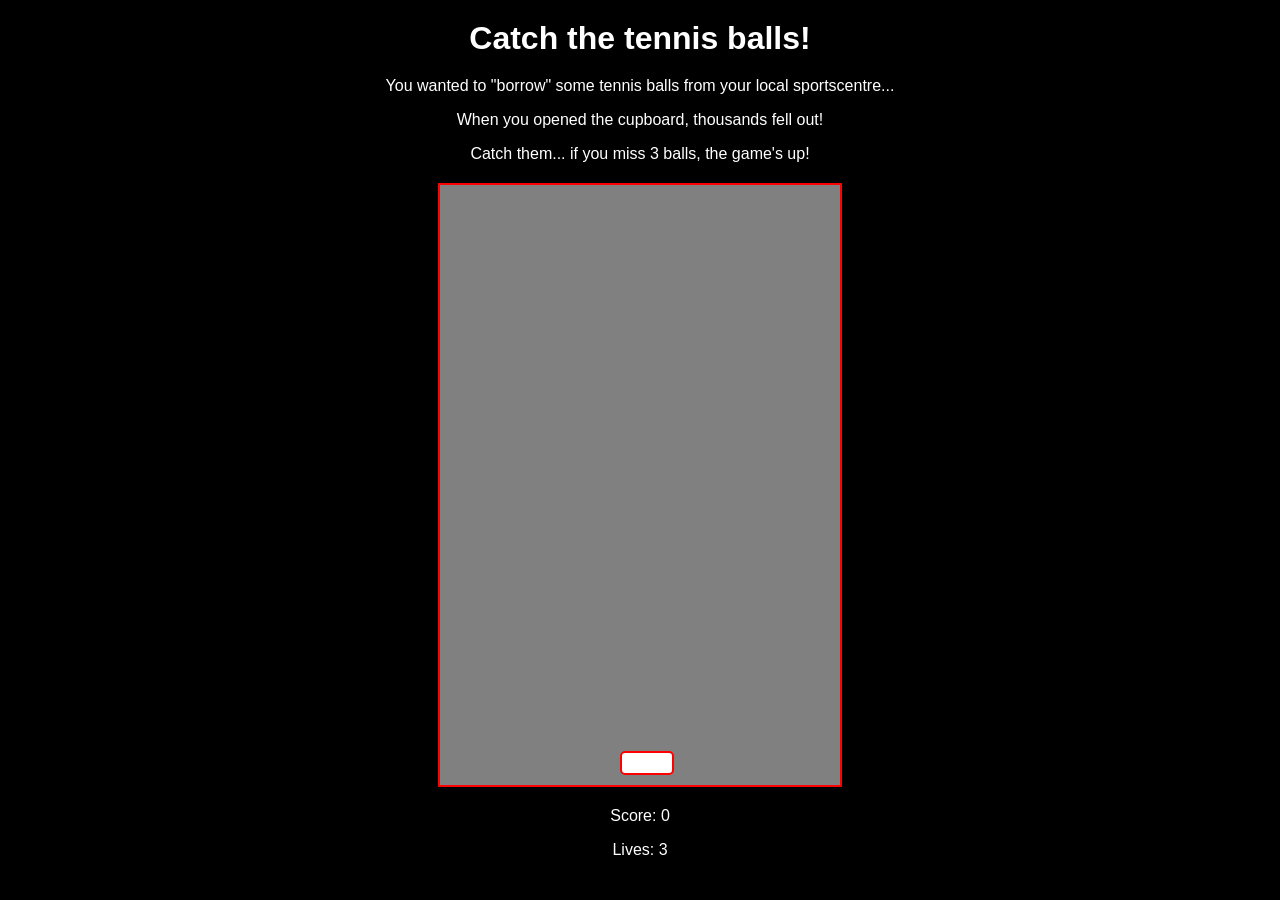
<file: index.html>
<!DOCTYPE html>
<html lang="en">
<head>
  <meta charset="UTF-8">
  <meta name="viewport" content="width=device-width, initial-scale=1.0">
  <title>Catch the Tennis Ball!</title>
  <link rel="stylesheet" href="styles.css">
</head>
<body>
  <h1>Catch the tennis balls!</h1>
    <p>You wanted to "borrow" some tennis balls from your local sportscentre...</p>
    <p> When you opened the cupboard, thousands fell out!</p>
    <p>Catch them... if you miss 3 balls, the game's up!</p>
  <div id="game-area">
    <div id="basket"></div>
  </div>
  <div id="scoreboard">
    <p>Score: <span id="score">0</span></p>
    <p>Lives: <span id="lives">3</span></p>
  </div>
  <script src="script.js"></script>
</body>
</html>
</file>
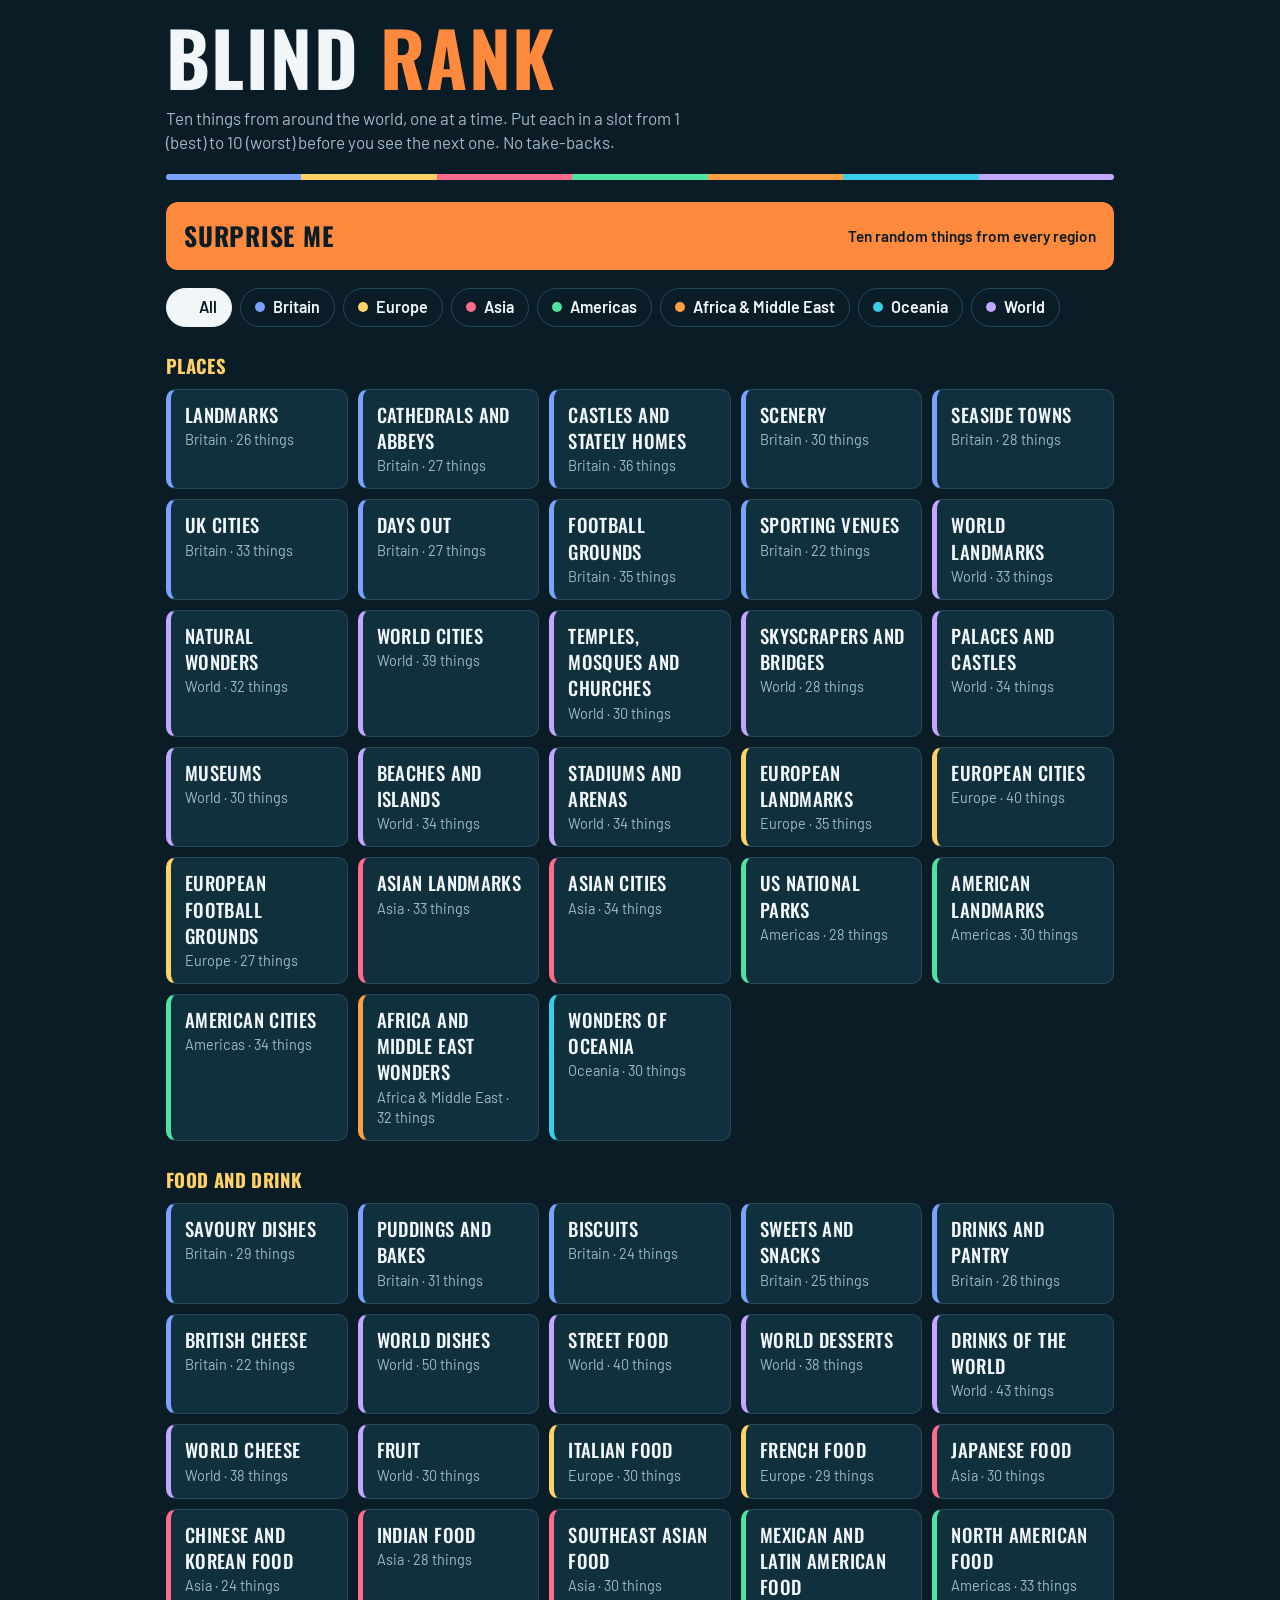
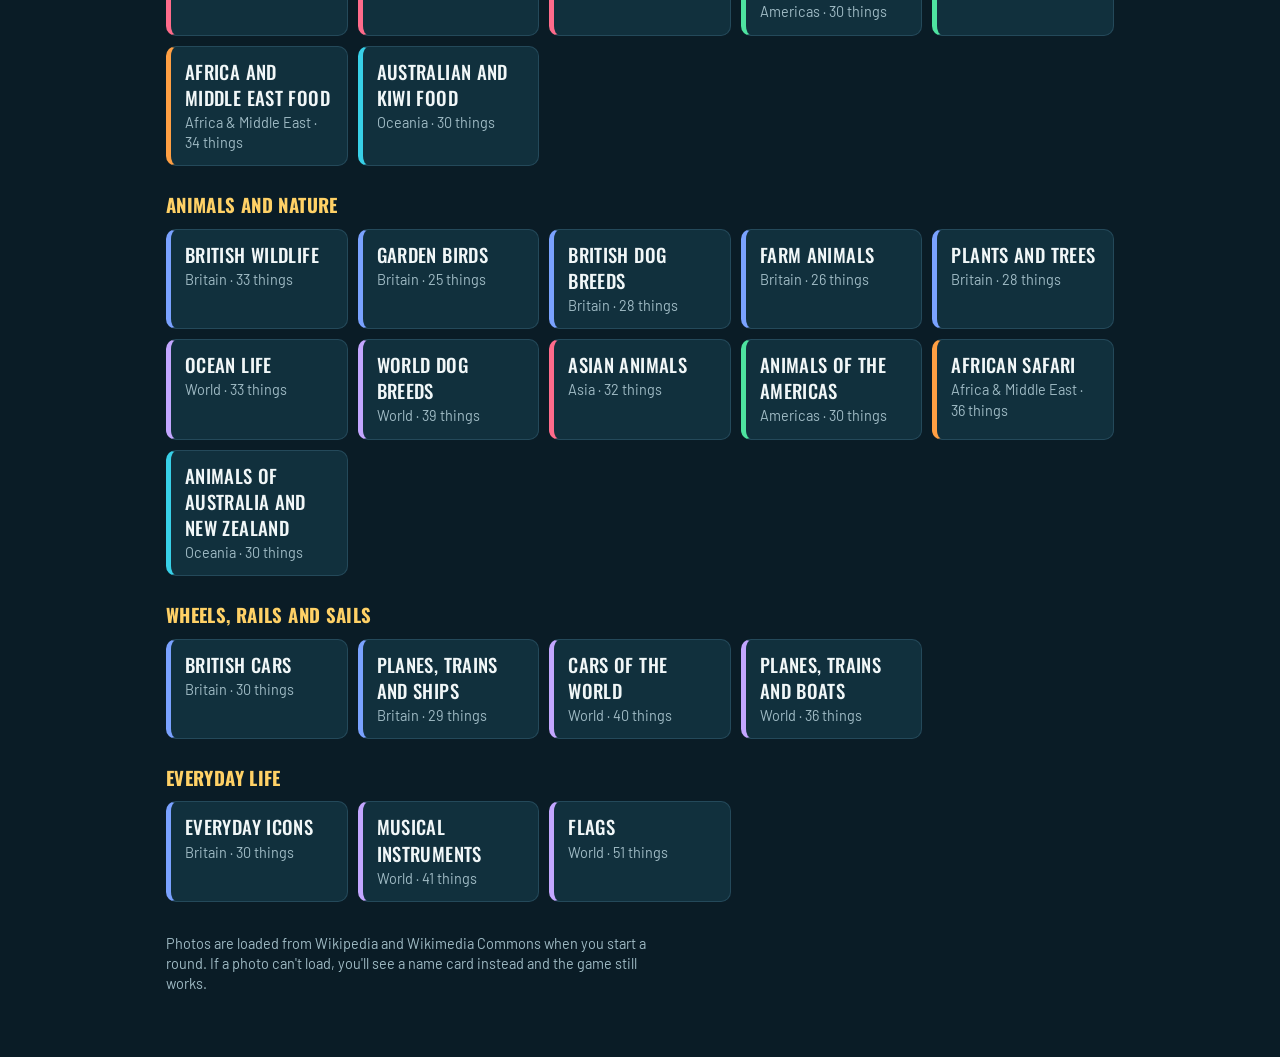
<file: blind-rank/index.html>
<!DOCTYPE html>
<html lang="en-GB">
<head>
<meta charset="utf-8">
<meta name="viewport" content="width=device-width, initial-scale=1">
<title>Blind Rank</title>
<link rel="preconnect" href="https://fonts.googleapis.com">
<link rel="preconnect" href="https://fonts.gstatic.com" crossorigin>
<link href="https://fonts.googleapis.com/css2?family=Barlow:wght@400;600&family=Oswald:wght@500;700&display=swap" rel="stylesheet">
<style>
:root {
  /* Layout idea: region chips + category grid (home) -> one photo card beside ten numbered slots (game) -> ranked list (result). Deep teal ground, saffron accent, one colour per world region. */
  --bg: #0a1c26;
  --panel: #11303d;
  --line: #24495a;
  --text: #f1f7f8;
  --muted: #9fbac4;
  --accent: #ff8a3d;
  --ink: #0a1c26;
  --gold: #ffd166;
  --display: 'Oswald', 'Arial Narrow', Impact, sans-serif;
  --body: 'Barlow', system-ui, -apple-system, 'Segoe UI', Roboto, sans-serif;
  color-scheme: dark;
}
* { box-sizing: border-box; }
html, body { margin: 0; background: var(--bg); color: var(--text); font-family: var(--body); font-size: 17px; line-height: 1.4; }
body { min-height: 100%; }
button { font: inherit; color: inherit; cursor: pointer; }
button:focus-visible { outline: 3px solid var(--gold); outline-offset: 2px; }
[hidden] { display: none !important; }
.wrap { max-width: 980px; margin: 0 auto; padding: 20px 16px 48px; }
h1, h2, h3 { font-family: var(--display); text-transform: uppercase; letter-spacing: .02em; margin: 0; text-wrap: balance; }
h1 { font-size: clamp(2.6rem, 11vw, 4.4rem); line-height: 1; font-weight: 700; }
h1 span { color: var(--accent); }
.lede { color: var(--muted); max-width: 54ch; margin: 12px 0 0; }
.stripe { height: 6px; margin: 20px 0 22px; border-radius: 3px; }

/* home */
.surprise { width: 100%; display: flex; justify-content: space-between; align-items: center; gap: 12px; padding: 16px 18px; border: 0; border-radius: 12px; background: var(--accent); color: var(--ink); text-align: left; }
.surprise b { font-family: var(--display); font-weight: 700; font-size: 1.5rem; text-transform: uppercase; letter-spacing: .03em; }
.surprise small { font-size: .9rem; text-align: right; font-weight: 600; }
.chips { display: flex; flex-wrap: wrap; gap: 8px; margin: 18px 0 0; }
.chip { display: inline-flex; align-items: center; gap: 8px; padding: 7px 14px; border: 1px solid var(--line); border-radius: 999px; background: transparent; font-weight: 600; font-size: .95rem; }
.chip .dot { width: 10px; height: 10px; border-radius: 50%; background: var(--text); }
.chip[aria-pressed="true"] { background: var(--text); color: var(--ink); border-color: var(--text); }
.group { margin-top: 26px; }
.group h2 { font-size: 1.1rem; color: var(--gold); margin-bottom: 10px; }
.cats { display: grid; grid-template-columns: repeat(auto-fill, minmax(160px, 1fr)); gap: 10px; }
.cat { text-align: left; padding: 12px 14px; background: var(--panel); border: 1px solid var(--line); border-left-width: 5px; border-radius: 10px; display: flex; flex-direction: column; gap: 2px; min-height: 68px; }
.cat:hover { border-color: var(--text); }
.cat b { font-family: var(--display); font-weight: 500; font-size: 1.1rem; text-transform: uppercase; letter-spacing: .02em; }
.cat span { color: var(--muted); font-size: .85rem; }
.credit { color: var(--muted); font-size: .85rem; margin-top: 32px; max-width: 60ch; }

/* loading */
.loading { min-height: 60vh; display: grid; place-content: center; text-align: center; gap: 12px; font-family: var(--display); text-transform: uppercase; font-size: 1.4rem; }
.spin { width: 36px; height: 36px; margin: 0 auto; border: 4px solid var(--line); border-top-color: var(--accent); border-radius: 50%; animation: spin 0.9s linear infinite; }
@keyframes spin { to { transform: rotate(360deg); } }
@media (prefers-reduced-motion: reduce) { .spin { animation-duration: 3s; } }

/* game */
.bar { display: flex; align-items: center; justify-content: space-between; gap: 12px; margin-bottom: 14px; }
.back { background: none; border: 1px solid var(--line); border-radius: 8px; padding: 6px 12px; color: var(--muted); }
.bar .name { font-family: var(--display); text-transform: uppercase; font-size: 1.05rem; letter-spacing: .03em; flex: 1; text-align: center; }
.prog { font-family: var(--display); color: var(--gold); font-size: 1.1rem; min-width: 64px; text-align: right; }
.game { display: grid; gap: 16px; }
@media (min-width: 760px) { .game { grid-template-columns: 1fr 1fr; align-items: start; } .stage { position: sticky; top: 16px; } }
.stage { background: var(--panel); border: 1px solid var(--line); border-radius: 14px; overflow: hidden; }
.pic { position: relative; overflow: hidden; background: linear-gradient(135deg, #1b4658, #0d2430); }
.pic img { width: 100%; height: 100%; object-fit: cover; display: block; }
.pic.big { height: clamp(190px, 36vh, 380px); }
.pic.md { width: 52px; height: 52px; flex: none; border-radius: 8px; }
.pic.sm { width: 36px; height: 36px; flex: none; border-radius: 6px; }
.ph { width: 100%; height: 100%; display: grid; place-content: center; padding: 10px; text-align: center; font-family: var(--display); text-transform: uppercase; font-size: 1.6rem; line-height: 1.1; color: var(--muted); }
.pic.md .ph, .pic.sm .ph { display: none; }
.itemname { padding: 12px 16px 16px; }
.itemname small { color: var(--muted); display: block; font-size: .95rem; min-height: 1.4em; }
.itemname h2 { font-size: clamp(1.5rem, 6vw, 2rem); line-height: 1.1; margin-top: 2px; }
.slots { display: grid; gap: 6px; }
.slot { display: flex; align-items: center; gap: 12px; width: 100%; min-height: 48px; padding: 4px 12px 4px 8px; text-align: left; background: transparent; border: 1px dashed var(--line); border-radius: 10px; }
.slot .n { width: 34px; flex: none; text-align: center; font-family: var(--display); font-size: 1.5rem; color: var(--muted); }
.slot .t { flex: 1; min-width: 0; color: var(--muted); }
.slot .tag { font-size: .7rem; text-transform: uppercase; letter-spacing: .08em; color: var(--gold); }
.slot.open:hover { border-style: solid; border-color: var(--text); background: var(--panel); }
.slot.filled { background: var(--panel); border-style: solid; cursor: default; }
.slot.filled .n { color: var(--gold); }
.slot.filled .t { color: var(--text); font-weight: 600; overflow-wrap: anywhere; }
.hint { color: var(--muted); font-size: .85rem; margin: 10px 0 0; }

/* result */
.result h2 { font-size: clamp(1.8rem, 7vw, 2.6rem); }
.rank { list-style: none; margin: 18px 0 0; padding: 0; display: grid; gap: 6px; }
.rank li { display: flex; align-items: center; gap: 12px; padding: 6px 12px 6px 8px; background: var(--panel); border: 1px solid var(--line); border-radius: 10px; }
.rank .n { width: 34px; text-align: center; font-family: var(--display); font-size: 1.5rem; color: var(--gold); }
.rank li:first-child { border-color: var(--gold); }
.rank li:last-child { border-color: var(--accent); }
.rank .t { flex: 1; min-width: 0; font-weight: 600; overflow-wrap: anywhere; }
.rank .t small { display: block; color: var(--muted); font-weight: 400; }
.actions { display: flex; flex-wrap: wrap; gap: 10px; margin-top: 20px; }
.btn { padding: 12px 18px; border-radius: 10px; border: 1px solid var(--line); background: var(--panel); font-family: var(--display); text-transform: uppercase; letter-spacing: .03em; font-size: 1.05rem; }
.btn.primary { background: var(--accent); border-color: var(--accent); color: var(--ink); }
.msg { color: var(--gold); margin: 10px 0 0; min-height: 1.4em; }
</style>
</head>
<body>
<main class="wrap">

  <section id="home">
    <h1>Blind <span>Rank</span></h1>
    <p class="lede">Ten things from around the world, one at a time. Put each in a slot from 1 (best) to 10 (worst) before you see the next one. No take-backs.</p>
    <div class="stripe" id="stripe" aria-hidden="true"></div>
    <button class="surprise" id="mixBtn" type="button">
      <b>Surprise me</b><small id="mixSub"></small>
    </button>
    <div class="chips" id="chips" role="group" aria-label="Region"></div>
    <div id="groups"></div>
    <p class="credit">Photos are loaded from Wikipedia and Wikimedia Commons when you start a round. If a photo can't load, you'll see a name card instead and the game still works.</p>
  </section>

  <section id="loading" class="loading" hidden>
    <div class="spin" aria-hidden="true"></div>
    <div>Fetching photos</div>
  </section>

  <section id="game" hidden>
    <div class="bar">
      <button class="back" id="backBtn" type="button">Quit</button>
      <div class="name" id="catName"></div>
      <div class="prog" id="prog" aria-live="polite"></div>
    </div>
    <div class="game">
      <div class="stage">
        <div id="photo"></div>
        <div class="itemname"><small id="itemMeta"></small><h2 id="itemName"></h2></div>
      </div>
      <div>
        <div class="slots" id="slots"></div>
        <p class="hint">Tap a slot, or press 1 to 9 and 0 for 10. 1 is best, 10 is worst.</p>
      </div>
    </div>
  </section>

  <section id="result" class="result" hidden>
    <h2 id="resTitle">Your ranking</h2>
    <p class="lede" id="resSub"></p>
    <ol class="rank" id="rankList"></ol>
    <div class="actions">
      <button class="btn primary" id="againBtn" type="button">Play again</button>
      <button class="btn" id="copyBtn" type="button">Copy result</button>
      <button class="btn" id="homeBtn" type="button">All categories</button>
    </div>
    <p class="msg" id="copyMsg" aria-live="polite"></p>
  </section>

</main>

<script>
(function () {
  'use strict';

  var REGIONS = [
    { n: 'Britain', c: '#7aa2ff' },
    { n: 'Europe', c: '#ffd166' },
    { n: 'Asia', c: '#ff6b8b' },
    { n: 'Americas', c: '#4ee3a0' },
    { n: 'Africa & Middle East', c: '#ff9f43' },
    { n: 'Oceania', c: '#38d0e8' },
    { n: 'World', c: '#c3a6ff' }
  ];
  var GROUPS = ['Places', 'Food and drink', 'Animals and nature', 'Wheels, rails and sails', 'Everyday life'];

  // Items are separated by ";". Each is "Wikipedia article title::Label shown in game::Country code". Label and code are optional.
  // A missing label defaults to the title without any (bracketed bit); a missing code falls back to the category's code.
  var CATS = [];
  function add(r, g, name, cc, items, trim) { CATS.push({ r: r, g: g, name: name, cc: cc, trim: trim, items: items }); }

  /* ---------- Britain ---------- */
  add(0, 0, 'Landmarks', 'GB', "Big Ben;Tower Bridge;Stonehenge;Buckingham Palace;Edinburgh Castle;Blackpool Tower;Angel of the North;The Shard;London Eye;Hadrian's Wall;Giant's Causeway;White Cliffs of Dover;Tower of London;Glastonbury Tor;Forth Bridge;Clifton Suspension Bridge;Brighton Palace Pier;Royal Albert Hall;The Kelpies;Roman Baths (Bath);Humber Bridge;The Iron Bridge::Iron Bridge;Menai Suspension Bridge;Trafalgar Square;Piccadilly Circus;Royal Pavilion");
  add(0, 0, 'Cathedrals and Abbeys', 'GB', "St Paul's Cathedral;York Minster;Canterbury Cathedral;Durham Cathedral;Salisbury Cathedral;Westminster Abbey;Liverpool Cathedral;Lincoln Cathedral;Ely Cathedral;Wells Cathedral;Gloucester Cathedral;Winchester Cathedral;Coventry Cathedral;Truro Cathedral;Norwich Cathedral;St Davids Cathedral;Exeter Cathedral;Westminster Cathedral;St Giles' Cathedral;Glasgow Cathedral;Lichfield Cathedral;Chichester Cathedral;King's College Chapel, Cambridge::King's College Chapel;Fountains Abbey;Tintern Abbey;Whitby Abbey;Rosslyn Chapel");
  add(0, 0, 'Castles and Stately Homes', 'GB', "Windsor Castle;Edinburgh Castle;Warwick Castle;Caernarfon Castle;Stirling Castle;Dover Castle;Leeds Castle;Bodiam Castle;Alnwick Castle;Balmoral Castle;Hampton Court Palace;Blenheim Palace;Eilean Donan;Conwy Castle;Harlech Castle;Highclere Castle;Chatsworth House;Castle Howard;Kenilworth Castle;Dunnottar Castle;Corfe Castle;Carrickfergus Castle;Cardiff Castle;Castell Coch;Bamburgh Castle;Durham Castle;Lindisfarne Castle;Palace of Holyroodhouse;Hever Castle;Glamis Castle;Urquhart Castle;Beaumaris Castle;Pembroke Castle;Tintagel Castle;Osborne House;Kensington Palace");
  add(0, 0, 'Scenery', 'GB', "Lake District;Snowdonia;Ben Nevis;Scafell Pike;Isle of Skye;Jurassic Coast;Dartmoor;Peak District;Cairngorms;Loch Ness;Seven Sisters (cliffs)::Seven Sisters;Cheddar Gorge;Malham Cove;Durdle Door;Lulworth Cove;Fingal's Cave;Glen Coe;Brecon Beacons;Yorkshire Dales;New Forest;Isle of Wight;Land's End;Lizard Point;Dunnet Head;Beachy Head;Old Harry Rocks;Loch Lomond;Buttermere;Windermere;Glenfinnan Viaduct");
  add(0, 0, 'Seaside Towns', 'GB', "Blackpool;Brighton;Bournemouth;Scarborough, North Yorkshire::Scarborough;Whitby;Margate;Great Yarmouth;Llandudno;Southend-on-Sea;Torquay;St Ives, Cornwall::St Ives;Weston-super-Mare;Skegness;Cromer;Bognor Regis;Tenby;Aberystwyth;Portrush;Broadstairs;Newquay;Falmouth, Cornwall::Falmouth;Whitley Bay;Clacton-on-Sea;Morecambe;Southport;Padstow;Lyme Regis;Ramsgate");
  add(0, 0, 'UK Cities', 'GB', "London;Edinburgh;Manchester;Liverpool;Glasgow;Cardiff;Belfast;Bristol;Bath, Somerset::Bath;York;Oxford;Cambridge;Newcastle upon Tyne::Newcastle;Birmingham;Leeds;Sheffield;Nottingham;Norwich;Aberdeen;Inverness;Durham, England::Durham;Canterbury;Exeter;Chester;Lincoln, England::Lincoln;Southampton;Plymouth;Swansea;Leicester;Derry::Derry/Londonderry;Stirling;Winchester;Salisbury");
  add(0, 0, 'Days Out', 'GB', "Blackpool Pleasure Beach;Alton Towers;Legoland Windsor Resort::Legoland Windsor;Thorpe Park;Chessington World of Adventures;Eden Project;Longleat;Madame Tussauds London::Madame Tussauds;ZSL London Zoo::London Zoo;Natural History Museum, London::Natural History Museum;Science Museum, London::Science Museum;British Museum;Royal Botanic Gardens, Kew::Kew Gardens;Beamish Museum;Portmeirion;Warwick Castle;Cadbury World;Tate Modern;Victoria and Albert Museum::V&A;Bletchley Park;Drayton Manor Park;Flamingo Land Resort::Flamingo Land;National Railway Museum;Jorvik Viking Centre;Edinburgh Zoo;Windsor Great Park;Whipsnade Zoo");
  add(0, 0, 'Football Grounds', 'GB', "Wembley Stadium;Old Trafford;Anfield;Emirates Stadium;Stamford Bridge (stadium)::Stamford Bridge;City of Manchester Stadium::Etihad Stadium;Villa Park;St James' Park;Goodison Park;Celtic Park;Ibrox Stadium;Hampden Park;Principality Stadium;Tottenham Hotspur Stadium;London Stadium;Craven Cottage;Elland Road;Hillsborough Stadium;Selhurst Park;Molineux Stadium;The Hawthorns;Stadium of Light;City Ground;Turf Moor;Carrow Road;Portman Road;Ewood Park;Bramall Lane;St Mary's Stadium;Vicarage Road;Fratton Park;Ashton Gate Stadium;Pittodrie Stadium;Tynecastle Park;Easter Road");
  add(0, 0, 'Sporting Venues', 'GB', "Lord's;The Oval;Silverstone Circuit;Old Course at St Andrews::St Andrews Old Course;Aintree Racecourse;Ascot Racecourse;Twickenham Stadium;Murrayfield Stadium;All England Lawn Tennis and Croquet Club::Wimbledon;Cheltenham Racecourse;Brands Hatch;Headingley Stadium;Edgbaston Cricket Ground;Old Trafford Cricket Ground;Trent Bridge;Royal Birkdale Golf Club;Goodwood Circuit;Donington Park;Epsom Downs Racecourse;Crucible Theatre;Royal Portrush Golf Club;Hampden Park");

  add(0, 1, 'Savoury Dishes', 'GB', "Fish and chips;Full breakfast::Full English breakfast;Sunday roast;Yorkshire pudding;Shepherd's pie;Cottage pie;Bangers and mash;Scotch egg;Cornish pasty;Pork pie;Haggis;Chicken tikka masala;Beans on toast;Black pudding;Ploughman's lunch;Bubble and squeak;Toad in the hole;Welsh rarebit;Cullen skink;Lancashire hotpot;Kedgeree;Pie and mash;Chip butty;Bacon sandwich;Sausage roll;Mushy peas;Pickled egg;Cawl;Stovies");
  add(0, 1, 'Puddings and Bakes', 'GB', "Sticky toffee pudding;Trifle;Spotted dick;Bakewell tart;Victoria sponge cake::Victoria sponge;Scone;Crumpet;Cream tea;Jam roly-poly;Banoffee pie;Treacle tart;Eton mess;Apple crumble;Rice pudding;Bread and butter pudding;Christmas pudding;Mince pie;Lemon drizzle cake;Eccles cake;Chelsea bun;Bara brith;Welsh cake;Battenberg cake;Dundee cake;Cranachan;Custard tart;Flapjack;Hot cross bun;Simnel cake;Banbury cake;Parkin");
  add(0, 1, 'Biscuits', 'GB', "Digestive biscuit;Jaffa Cake;Custard cream;Bourbon biscuit;Rich tea;Shortbread;Ginger nut;Garibaldi biscuit;Jammie Dodger;Fig roll;Penguin (biscuit);Wagon Wheel (biscuit);Hobnob;Oatcake;Viennese whirl;Party Ring;Nice biscuit;Lincoln biscuit;Abernethy biscuit;Bath Oliver;Tunnock's Caramel Wafer;Tunnock's Teacake;Brandy snap;Malted milk biscuit::Malted Milk");
  add(0, 1, 'Sweets and Snacks', 'GB', "Jelly Babies;Liquorice allsorts;Wine gum;Fruit Pastilles;Cadbury Dairy Milk::Dairy Milk;Curly Wurly;Crunchie;Cadbury Flake::Flake;Wispa;Terry's Chocolate Orange;Quality Street;Maltesers;Freddo;Humbug (sweet)::Humbug;Monster Munch;Quavers;Wotsits;Hula Hoops;Walkers Crisps::Walkers crisps;Fudge;Toffee;Rock (confectionery)::Seaside rock;Sherbet fountain;Pear drop;Bonfire toffee::Treacle toffee");
  add(0, 1, 'Drinks and Pantry', 'GB', "Marmite;Bovril;Branston Pickle::Branston;HP Sauce;Irn-Bru;Vimto;Ribena;Lucozade;Tizer;Pimm's;Ginger beer;Dandelion and burdock;Horlicks;Ovaltine;Marmalade;Clotted cream;Piccalilli;Worcestershire sauce;Mint sauce;Gin and tonic;Cider;Cask ale::Real ale;Guinness::::IE;Shandy;Mulled wine;Scotch whisky");
  add(0, 1, 'British Cheese', 'GB', "Cheddar cheese::Cheddar;Stilton cheese::Stilton;Wensleydale cheese::Wensleydale;Red Leicester;Double Gloucester;Caerphilly cheese::Caerphilly;Cheshire cheese::Cheshire;Lancashire cheese::Lancashire;Cornish Yarg;Stinking Bishop;Shropshire Blue;Derby cheese::Derby;Sage Derby;Lincolnshire Poacher;Dorset Blue Vinney;Single Gloucester;Swaledale cheese::Swaledale;Cornish Blue;Wensleydale with cranberries;Cotherstone cheese::Cotherstone;Y Fenni;Applewood (cheese)::Applewood");

  add(0, 2, 'British Wildlife', 'GB', "European badger::Badger;Red fox;European hedgehog::Hedgehog;Red squirrel;Red deer;Atlantic puffin::Puffin;Barn owl;Eurasian otter::Otter;Adder;Grey seal;Red kite;Golden eagle;Mute swan;Common kingfisher::Kingfisher;Common frog;Mountain hare;Roe deer;Pine marten;Common seal;Eurasian beaver::Beaver;Scottish wildcat;Red grouse;Basking shark;Hazel dormouse::Dormouse;Stoat;Eurasian harvest mouse::Harvest mouse;Atlantic salmon;Grass snake;Fallow deer;Peregrine falcon;Osprey;Northern gannet::Gannet;Bottlenose dolphin");
  add(0, 2, 'Garden Birds', 'GB', "European robin::Robin;Eurasian blue tit::Blue tit;Great tit;Common blackbird::Blackbird;Eurasian wren::Wren;House sparrow;Common chaffinch::Chaffinch;European goldfinch::Goldfinch;Common starling::Starling;Common wood pigeon::Wood pigeon;Eurasian magpie::Magpie;Eurasian jay::Jay;Long-tailed tit;Eurasian bullfinch::Bullfinch;Song thrush;Dunnock;Great spotted woodpecker;Eurasian nuthatch::Nuthatch;Eurasian collared dove::Collared dove;Coal tit;European greenfinch::Greenfinch;Eurasian siskin::Siskin;Eurasian treecreeper::Treecreeper;Eurasian blackcap::Blackcap;Common chiffchaff::Chiffchaff");
  add(0, 2, 'British Dog Breeds', 'GB', "Labrador Retriever;Border Collie;English Cocker Spaniel::Cocker Spaniel;Jack Russell Terrier;Bulldog::English Bulldog;Pembroke Welsh Corgi::Corgi;Yorkshire Terrier;Staffordshire Bull Terrier::Staffie;English Springer Spaniel::Springer Spaniel;Scottish Terrier;West Highland White Terrier::Westie;Border Terrier;Greyhound;Whippet;Old English Sheepdog;Airedale Terrier;Irish Setter::::IE;Cavalier King Charles Spaniel;Golden Retriever;Beagle;Bull Terrier;Lakeland Terrier;English Setter;Basset Hound;Rough Collie;Shetland Sheepdog;Welsh Springer Spaniel;Bearded Collie");
  add(0, 2, 'Farm Animals', 'GB', "Highland cattle;Shetland pony;Herdwick;Jacob sheep;Tamworth pig::Tamworth;Gloucestershire Old Spots;Clydesdale horse;Shire horse;Exmoor pony;Dartmoor pony;Suffolk Punch;Aberdeen Angus;Hereford cattle::Hereford;Dexter cattle::Dexter;Welsh Black cattle::Welsh Black;Suffolk sheep;Texel sheep::Texel;Cheviot sheep::Cheviot;Large Black pig::Large Black;British Saddleback;Longhorn cattle::Longhorn;Belted Galloway;Swaledale sheep::Swaledale;Soay sheep::Soay;Lincoln Red;Welsh Mountain pony");
  add(0, 2, 'Plants and Trees', 'GB', "Daffodil;Hyacinthoides non-scripta::Bluebell;Primula vulgaris::Primrose;Foxglove;Snowdrop;Sweet pea;Lavender;Papaver rhoeas::Poppy;Anthriscus sylvestris::Cow parsley;Bellis perennis::Daisy;Buttercup;Calluna vulgaris::Heather;Ulex europaeus::Gorse;Hawthorn;Ilex aquifolium::Holly;Quercus robur::English oak;Betula pendula::Silver birch;Aesculus hippocastanum::Horse chestnut;Scots pine;Sorbus aucuparia::Rowan;Stinging nettle;Dandelion;Allium ursinum::Wild garlic;Sambucus nigra::Elder;Honeysuckle;Rosa canina::Dog rose;Yew;Common ivy");

  add(0, 3, 'British Cars', 'GB', "Mini;Land Rover Defender;Aston Martin DB5;Jaguar E-Type;Morris Minor;Lotus Elise;McLaren F1;Reliant Robin;Bentley Continental GT;Range Rover;Triumph Spitfire;MG MGB;Austin Seven;Caterham 7;Rolls-Royce Silver Ghost;Austin FX4::London black cab;Ford Cortina;Mini Moke;Jensen Interceptor;TVR Griffith;Morgan Plus 4;Lotus Esprit;Rover SD1;Austin Allegro;Hillman Imp;Sinclair C5;Ford Capri;Vauxhall Astra;Land Rover Series I::Land Rover Series;Triumph TR6");
  add(0, 3, 'Planes, Trains and Ships', 'GB', "Flying Scotsman (locomotive)::Flying Scotsman;LNER Class A4 4468 Mallard::Mallard;British Rail Class 43 (HST)::Intercity 125;Eurostar;Concorde;Supermarine Spitfire::Spitfire;Hawker Hurricane;Avro Lancaster;BAE Systems Hawk::Hawk (Red Arrows);Hawker Siddeley Harrier::Harrier Jump Jet;Avro Vulcan;RMS Queen Mary 2::Queen Mary 2;Cutty Sark;HMS Victory;Mary Rose;SS Great Britain;RMS Titanic;AEC Routemaster::Routemaster;Brompton Bicycle::Brompton;Penny-farthing;Hovercraft;Blackpool Tramway::Blackpool tram;London Underground;Glasgow Subway;Docklands Light Railway;Thames sailing barge::Thames barge;Isle of Wight Steam Railway::Steam railway;British Rail Class 08;Mini Cooper");

  add(0, 4, 'Everyday Icons', 'GB', "Red telephone box::Red phone box;Pillar box::Pillar box;Flag of the United Kingdom::Union Jack;Penny Black;Wellington boot::Wellies;Bowler hat;Umbrella::Brolly;Hot-water bottle;Public house::The local pub;Fish and chip shop::Chippy;Allotment (gardening)::Allotment;Double-decker bus;Darts::Dartboard;Snooker;Cricket ball;Teapot;Electric kettle::Kettle;Tea;Cup and saucer::Cup and saucer;Conker;Maypole;Fruit machine;Pint (unit)::Pint glass;Rugby ball;Tweed (cloth)::Tweed;Barbour (company)::Wax jacket;Garden gnome;Bagpipes;Cricket pavilion::Cricket pavilion;Village green");

  /* ---------- World ---------- */
  add(6, 0, 'World Landmarks', '', "Eiffel Tower::::FR;Colosseum::::IT;Taj Mahal::::IN;Great Wall of China::::CN;Machu Picchu::::PE;Christ the Redeemer (statue)::::BR;Statue of Liberty::::US;Sydney Opera House::::AU;Giza pyramid complex::Pyramids of Giza::EG;Petra::::JO;Angkor Wat::::KH;Burj Khalifa::::AE;Sagrada Família::::ES;Golden Gate Bridge::::US;Leaning Tower of Pisa::::IT;Acropolis of Athens::::GR;Chichen Itza::::MX;Neuschwanstein Castle::::DE;Brandenburg Gate::::DE;Forbidden City::::CN;Mount Rushmore::::US;Moai::Moai (Easter Island)::CL;Petronas Towers::::MY;Tokyo Tower::::JP;Atomium::::BE;CN Tower::::CA;Saint Basil's Cathedral::::RU;Marina Bay Sands::::SG;Hagia Sophia::::TR;Trevi Fountain::::IT;Arc de Triomphe::::FR;Stonehenge::::GB;Big Ben::::GB");
  add(6, 0, 'Natural Wonders', '', "Grand Canyon::::US;Niagara Falls::::CA;Victoria Falls::::ZM;Iguazu Falls::::AR;Mount Fuji::::JP;Uluru::::AU;Great Barrier Reef::::AU;Matterhorn::::CH;Ha Long Bay::::VN;Mount Everest::::NP;Angel Falls::::VE;Salar de Uyuni::::BO;Antelope Canyon::::US;Zhangjiajie National Forest Park::::CN;Geirangerfjord::::NO;Blue Lagoon (Iceland)::Blue Lagoon::IS;Plitvice Lakes National Park::::HR;Cappadocia::::TR;Giant's Causeway::::GB;Torres del Paine National Park::Torres del Paine::CL;Yellowstone National Park::Yellowstone::US;Mount Kilimanjaro::::TZ;Moraine Lake::::CA;Pamukkale::::TR;Cinque Terre::::IT;Santorini::::GR;Amalfi Coast::::IT;Lake Baikal::::RU;Dead Sea::::JO;Lake Bled::::SI;Perito Moreno Glacier::::AR;Banff National Park::::CA");
  add(6, 0, 'World Cities', '', "Paris::::FR;Rome::::IT;Tokyo::::JP;New York City::::US;Sydney::::AU;Rio de Janeiro::::BR;Istanbul::::TR;Barcelona::::ES;Amsterdam::::NL;Prague::::CZ;Venice::::IT;Dubai::::AE;Singapore::::SG;Cape Town::::ZA;Marrakesh::::MA;Kyoto::::JP;Vienna::::AT;Buenos Aires::::AR;Mexico City::::MX;Bangkok::::TH;Hong Kong::::HK;Seoul::::KR;Lisbon::::PT;Copenhagen::::DK;Florence::::IT;Edinburgh::::GB;Havana::::CU;Cairo::::EG;Mumbai::::IN;Vancouver::::CA;San Francisco::::US;Reykjavík::::IS;Budapest::::HU;Berlin::::DE;Athens::::GR;Cusco::::PE;Jerusalem::::IL;Hanoi::::VN;Auckland::::NZ");
  add(6, 0, 'Temples, Mosques and Churches', '', "Notre-Dame de Paris::::FR;St. Peter's Basilica::::VA;Cologne Cathedral::::DE;Sultan Ahmed Mosque::Blue Mosque::TR;Sheikh Zayed Grand Mosque::::AE;Borobudur::::ID;Golden Temple::::IN;Kinkaku-ji::::JP;Fushimi Inari-taisha::::JP;Wat Arun::::TH;Shwedagon Pagoda::::MM;Temple of Heaven::::CN;Milan Cathedral::::IT;Mosque–Cathedral of Córdoba::Mezquita of Córdoba::ES;Western Wall::::IL;Dome of the Rock::::IL;Lotus Temple::::IN;Meenakshi Temple::::IN;Prambanan::::ID;Sacré-Cœur, Paris::Sacré-Cœur::FR;Hallgrímskirkja::::IS;Kiyomizu-dera::::JP;Sagrada Família::::ES;Hagia Sophia::::TR;Church of the Savior on Blood::::RU;Wat Pho::::TH;Tōdai-ji::::JP;Paro Taktsang::Tiger's Nest::BT;Hassan II Mosque::::MA;Karnak::::EG");
  add(6, 0, 'Skyscrapers and Bridges', '', "Burj Khalifa::::AE;Shanghai Tower::::CN;Taipei 101::::TW;One World Trade Center::::US;Empire State Building::::US;Lotte World Tower::::KR;Burj Al Arab::::AE;30 St Mary Axe::The Gherkin::GB;Sydney Harbour Bridge::::AU;Golden Gate Bridge::::US;Brooklyn Bridge::::US;Millau Viaduct::::FR;Tower Bridge::::GB;Akashi Kaikyō Bridge::::JP;Rialto Bridge::::IT;Charles Bridge::::CZ;Ponte Vecchio::::IT;Stari Most::::BA;Helix Bridge::::SG;Chrysler Building::::US;Space Needle::::US;Tokyo Skytree::::JP;Øresund Bridge::::DK;Oriental Pearl Tower::::CN;Pont du Gard::::FR;Forth Bridge::::GB;CN Tower::::CA;Petronas Towers::::MY");
  add(6, 0, 'Palaces and Castles', '', "Palace of Versailles::::FR;Neuschwanstein Castle::::DE;Alhambra::::ES;Himeji Castle::::JP;Schönbrunn Palace::::AT;Topkapı Palace::::TR;Mont-Saint-Michel::::FR;Peterhof Palace::::RU;Château de Chambord::Chambord::FR;Prague Castle::::CZ;Bran Castle::::RO;Château de Chenonceau::Chenonceau::FR;Hohenzollern Castle::::DE;Kronborg::::DK;Wawel Castle::::PL;Matsumoto Castle::::JP;Amer Fort::Amber Fort::IN;Mysore Palace::::IN;Grand Palace::::TH;Potala Palace::::CN;Gyeongbokgung::::KR;Buda Castle::::HU;Pena Palace::::PT;Windsor Castle::::GB;Edinburgh Castle::::GB;Hearst Castle::::US;Biltmore Estate::::US;Eilean Donan::::GB;Malbork Castle::::PL;Alcázar of Seville::::ES;Dolmabahçe Palace::::TR;Winter Palace::::RU;De Haar Castle::::NL;Hofburg::::AT");
  add(6, 0, 'Museums', '', "Louvre::::FR;British Museum::::GB;Metropolitan Museum of Art::The Met::US;Prado Museum::The Prado::ES;Uffizi::::IT;Rijksmuseum::::NL;Hermitage Museum::::RU;Vatican Museums::::VA;Guggenheim Museum Bilbao::::ES;Museum of Modern Art::MoMA::US;Tate Modern::::GB;Musée d'Orsay::::FR;National Palace Museum::::TW;Pergamon Museum::::DE;Egyptian Museum::::EG;Acropolis Museum::::GR;Louvre Abu Dhabi::::AE;Van Gogh Museum::::NL;Centre Pompidou::::FR;National Museum of Anthropology (Mexico)::National Museum of Anthropology::MX;Museum of Islamic Art, Doha::::QA;Ghibli Museum::::JP;Art Institute of Chicago::::US;Getty Center::::US;Royal Ontario Museum::::CA;Natural History Museum, London::Natural History Museum::GB;National Air and Space Museum::::US;Deutsches Museum::::DE;Te Papa::::NZ;Tokyo National Museum::::JP");
  add(6, 0, 'Beaches and Islands', '', "Bondi Beach::::AU;Copacabana, Rio de Janeiro::Copacabana::BR;Maya Bay::::TH;Waikiki::::US;Bora Bora::::PF;Maldives::::MV;La Digue::::SC;Ibiza::::ES;Capri::::IT;Positano::::IT;Navagio::Navagio Beach::GR;Tulum, Quintana Roo::Tulum::MX;Phi Phi Islands::::TH;Bali::::ID;Whitehaven Beach::::AU;Ipanema::::BR;El Nido, Palawan::El Nido::PH;Maui::::US;Mykonos::::GR;Lofoten::::NO;Zanzibar::::TZ;Fernando de Noronha::::BR;Galápagos Islands::::EC;Easter Island::::CL;Tahiti::::PF;Fiji::::FJ;Sardinia::::IT;Madeira::::PT;Seychelles::::SC;Phuket Province::Phuket::TH;Langkawi::::MY;Mauritius::::MU;Zakynthos::::GR;Cancún::::MX");
  add(6, 0, 'Stadiums and Arenas', '', "Camp Nou::::ES;Santiago Bernabéu Stadium::::ES;Maracanã Stadium::Maracanã::BR;Allianz Arena::::DE;San Siro::::IT;Wembley Stadium::::GB;Old Trafford::::GB;La Bombonera::::AR;Estadio Azteca::::MX;Signal Iduna Park::::DE;Anfield::::GB;Stade de France::::FR;Parc des Princes::::FR;Johan Cruyff Arena::::NL;MetLife Stadium::::US;Rose Bowl (stadium)::Rose Bowl::US;Melbourne Cricket Ground::::AU;Eden Gardens::::IN;Narendra Modi Stadium::::IN;Yankee Stadium::::US;Fenway Park::::US;Madison Square Garden::::US;Wrigley Field::::US;Lusail Stadium::::QA;FNB Stadium::Soccer City::ZA;Estadio Monumental Antonio Vespucio Liberti::El Monumental::AR;Olympiastadion (Berlin)::Olympiastadion::DE;Beijing National Stadium::Bird's Nest::CN;Stadio Olimpico (Rome)::Stadio Olimpico::IT;Estadio Centenario::::UY;Arthur Ashe Stadium::::US;Stade Roland Garros::::FR;Sydney Cricket Ground::::AU;Lord's::::GB");

  add(6, 1, 'World Dishes', '', "Pizza::::IT;Sushi::::JP;Paella::::ES;Pad thai::Pad Thai::TH;Phở::Pho::VN;Ramen::::JP;Taco::Tacos::MX;Peking duck::::CN;Butter chicken::::IN;Biryani::::IN;Bibimbap::::KR;Kimchi::::KR;Falafel::::EG;Hummus::::LB;Moussaka::::GR;Goulash::::HU;Pierogi::::PL;Borscht::::UA;Wiener schnitzel::Schnitzel::AT;Poutine::::CA;Ceviche::::PE;Feijoada::::BR;Jollof rice::::NG;Tajine::Tagine::MA;Dim sum::::CN;Laksa::::MY;Nasi lemak::::MY;Rendang::::ID;Massaman curry::::TH;Tom yum::::TH;Bánh mì::::VN;Shawarma::::LB;Ratatouille::::FR;Coq au vin::::FR;Lasagne::::IT;Risotto::::IT;Fondue::::CH;Pelmeni::::RU;Injera::::ET;Arepa::::VE;Lomo saltado::::PE;Gumbo::::US;Fish and chips::::GB;Haggis::::GB;Swedish meatballs::::SE;Gyros::::GR;Mapo doufu::Mapo tofu::CN;Adobo::::PH;Kung Pao chicken::::CN;Tonkatsu::::JP");
  add(6, 1, 'Street Food', '', "Takoyaki::::JP;Churros::::ES;Empanada::::AR;Arancini::::IT;Samosa::::IN;Pani puri::::IN;Döner kebab::::DE;Crêpe::::FR;Hot dog::::US;Pretzel::::DE;Baozi::Bao::CN;Jianbing::::CN;Satay::::ID;Poffertjes::::NL;Stroopwafel::::NL;Gelato::::IT;Elote::::MX;Tteokbokki::::KR;Hotteok::::KR;Currywurst::::DE;Bánh xèo::::VN;Roti canai::::MY;Chaat::::IN;Vada pav::::IN;Funnel cake::::US;Gözleme::::TR;Simit::::TR;Souvlaki::::GR;Bunny chow::::ZA;Pão de queijo::::BR;Pupusa::::SV;Tamale::::MX;Okonomiyaki::::JP;Gyoza::::JP;Bubble waffle::Egg waffle::HK;Lángos::::HU;Corn dog::::US;Beignet::::US;Philadelphia cheesesteak::::US;Lobster roll::::US");
  add(6, 1, 'World Desserts', '', "Tiramisu::::IT;Crème brûlée::::FR;Baklava::::TR;Mochi::::JP;Pavlova (cake)::Pavlova::NZ;Lamington::::AU;Tres leches cake::Tres leches::MX;Brigadeiro::::BR;Gulab jamun::::IN;Mille-feuille::::FR;Macaron::::FR;Éclair::::FR;Black Forest gateau::::DE;Sachertorte::::AT;Apple strudel::::AT;Cheesecake::::US;Brownie (confectionery)::Brownie::US;Apple pie::::US;Cannoli::::IT;Panna cotta::::IT;Kulfi::::IN;Dulce de leche::::AR;Alfajor::::AR;Pastel de nata::::PT;Kürtőskalács::Chimney cake::HU;Baumkuchen::::DE;Mango sticky rice::::TH;Bingsu::::KR;Dorayaki::::JP;Taiyaki::::JP;Tarte Tatin::::FR;Basbousa::::EG;Loukoumades::::GR;Galaktoboureko::::GR;Halo-halo::::PH;Mont Blanc (dessert)::Mont Blanc::FR;Sticky toffee pudding::::GB;Churros::::ES");
  add(6, 1, 'Drinks of the World', '', "Sake::::JP;Champagne::::FR;Tequila::::MX;Prosecco::::IT;Sangria::::ES;Mojito::::CU;Caipirinha::::BR;Pisco::::PE;Absinthe::::CH;Vodka::::RU;Soju::::KR;Baijiu::::CN;Yerba mate::Mate::AR;Masala chai::::IN;Bubble tea::::TW;Matcha::::JP;Turkish coffee::::TR;Espresso::::IT;Lassi::::IN;Horchata::::ES;Ayran::::TR;Kvass::::RU;Rakı::::TR;Ouzo::::GR;Guinness::::IE;Pilsner::::CZ;Trappist beer::::BE;Sherry::::ES;Port wine::::PT;Mezcal::::MX;Piña colada::::PR;Margarita::::US;Aperol Spritz::::IT;Negroni::::IT;Limoncello::::IT;Rooibos::::ZA;Scotch whisky::::GB;Cachaça::::BR;Irish coffee::::IE;Maghrebi mint tea::Mint tea::MA;Pulque::::MX;Cognac::::FR;Genever::::NL");
  add(6, 1, 'World Cheese', '', "Brie::::FR;Camembert::::FR;Roquefort::::FR;Parmigiano Reggiano::::IT;Mozzarella::::IT;Gorgonzola::::IT;Gouda cheese::Gouda::NL;Edam cheese::Edam::NL;Emmental cheese::Emmental::CH;Gruyère cheese::Gruyère::CH;Feta::::GR;Halloumi::::CY;Manchego::::ES;Cheddar cheese::Cheddar::GB;Stilton cheese::Stilton::GB;Danablu::Danish Blue::DK;Havarti::::DK;Pecorino Romano::::IT;Cabrales cheese::Cabrales::ES;Comté cheese::Comté::FR;Munster cheese::Munster::FR;Paneer::::IN;Queso fresco::::MX;Provolone::::IT;Taleggio cheese::Taleggio::IT;Burrata::::IT;Ricotta::::IT;Jarlsberg cheese::Jarlsberg::NO;Brunost::::NO;Raclette::::CH;Mascarpone::::IT;Reblochon::::FR;Époisses cheese::Époisses::FR;Cotija cheese::Cotija::MX;Oaxaca cheese::Oaxaca::MX;Appenzeller cheese::Appenzeller::CH;Kasseri::::GR;Labneh::::LB");
  add(6, 1, 'Fruit', '', "Mango;Durian;Dragon fruit::Dragon fruit;Lychee;Mangosteen;Passion fruit;Papaya;Pineapple;Jackfruit;Kiwifruit::Kiwi;Persimmon;Pomegranate;Fig;Guava;Coconut;Banana;Rambutan;Carambola::Starfruit;Avocado;Cherimoya;Plantain;Tamarind;Watermelon;Pomelo;Quince;Blood orange;Cherry;Raspberry;Apricot;Mulberry");

  add(6, 2, 'Ocean Life', '', "Blue whale;Great white shark;Manta ray;Ocellaris clownfish::Clownfish;Sea otter;Orca;Humpback whale;Narwhal;Seahorse;Octopus;Green sea turtle;Hammerhead shark;Whale shark;Bottlenose dolphin;Walrus;Emperor penguin;Jellyfish;West Indian manatee::Manatee;Giant squid;Pufferfish;Leafy seadragon;Ocean sunfish::Mola mola;Beluga whale;Starfish;Lionfish;Mantis shrimp;Dugong;Nautilus;Moray eel;Sperm whale;Blue-ringed octopus;Anglerfish;Tiger shark");
  add(6, 2, 'World Dog Breeds', '', "Akita (dog breed)::Akita::JP;Shiba Inu::::JP;German Shepherd::::DE;Rottweiler::::DE;Dachshund::::DE;Dobermann::Doberman::DE;Siberian Husky::::RU;Samoyed dog::Samoyed::RU;Chihuahua (dog)::Chihuahua::MX;Poodle::::FR;French Bulldog::::FR;Pug::::CN;Shih Tzu::::CN;Chow Chow::::CN;St. Bernard (dog)::Saint Bernard::CH;Bernese Mountain Dog::::CH;Great Dane::::DE;Boxer (dog)::Boxer::DE;Dalmatian (dog)::Dalmatian::HR;Basenji::::CD;Rhodesian Ridgeback::::ZW;Afghan Hound::::AF;Alaskan Malamute::::US;Newfoundland (dog)::Newfoundland::CA;Portuguese Water Dog::::PT;Vizsla::::HU;Pomeranian (dog)::Pomeranian::PL;Maltese (dog)::Maltese::MT;Tibetan Mastiff::::CN;Xoloitzcuintli::::MX;Cane Corso::::IT;Belgian Malinois::::BE;Papillon (dog)::Papillon::FR;Jindo (dog)::Korean Jindo::KR;Australian Cattle Dog::::AU;Canaan Dog::::IL;Pharaoh Hound::::MT;Saluki::::IR;Bichon Frise::::FR");

  add(6, 3, 'Cars of the World', '', "Porsche 911::::DE;Ferrari F40::::IT;Lamborghini Countach::::IT;Volkswagen Beetle::::DE;Toyota Land Cruiser::::JP;Mazda MX-5::::JP;Nissan Skyline GT-R::Skyline GT-R::JP;Honda NSX::::JP;Toyota Supra::::JP;Ford Mustang::::US;Chevrolet Corvette::::US;Tesla Model S::::US;Ford Model T::::US;DeLorean DMC-12::::US;Jeep Wrangler::::US;Citroën 2CV::::FR;Renault 5::::FR;Peugeot 205::::FR;Fiat 500::::IT;Mercedes-Benz 300 SL::::DE;BMW M3::::DE;Audi Quattro::::DE;Volvo Amazon::::SE;Saab 900::::SE;Koenigsegg Agera::::SE;Bugatti Veyron::::FR;Lada Niva::::RU;Trabant::::DE;Tata Nano::::IN;Hindustan Ambassador::::IN;Subaru Impreza WRX::::JP;Lexus LFA::::JP;Toyota Hilux::::JP;Dodge Challenger::::US;Pontiac Firebird::::US;Mini (marque)::Mini::GB;Land Rover Defender::::GB;Aston Martin DB5::::GB;Mercedes-Benz G-Class::::DE;Volkswagen Type 2::VW Campervan::DE");
  add(6, 3, 'Planes, Trains and Boats', '', "Shinkansen::::JP;TGV::::FR;Venice Simplon-Orient-Express::::FR;Trans-Siberian Railway::::RU;Boeing 747::::US;Airbus A380::::FR;Concorde::::GB;Douglas DC-3::::US;Lockheed SR-71 Blackbird::::US;Space Shuttle::::US;Zeppelin::::DE;RMS Titanic::::GB;Vasa (ship)::Vasa::SE;Gondola::::IT;Auto rickshaw::Tuk-tuk::IN;Vespa::::IT;San Francisco cable car system::San Francisco cable car::US;Taxicabs of New York City::New York yellow cab::US;Shanghai maglev train::Shanghai Maglev::CN;Saturn V::::US;Soyuz (spacecraft)::Soyuz::RU;Viking ship::::NO;Junk (ship)::Chinese junk::CN;Dhow::::OM;Felucca::::EG;Harley-Davidson::::US;Ducati::::IT;Honda Super Cub::::JP;Royal Enfield Bullet::::IN;Glacier Express::::CH;Rocky Mountaineer::::CA;The Ghan::::AU;Blue Train::::ZA;Queen Mary 2::::GB;Boeing 787 Dreamliner::::US;Hot air balloon");

  add(6, 4, 'Musical Instruments', '', "Sitar::::IN;Didgeridoo::::AU;Bagpipes::::GB;Koto (instrument)::Koto::JP;Djembe::::GN;Bouzouki::::GR;Balalaika::::RU;Ukulele::::US;Steelpan::::TT;Shamisen::::JP;Erhu::::CN;Oud;Tabla::::IN;Charango::::BO;Pan flute;Kalimba;Banjo::::US;Mandolin::::IT;Alphorn::::CH;Hurdy-gurdy;Taiko::::JP;Kora (instrument)::Kora::SN;Hang (instrument)::Hang::CH;Mbira::::ZW;Zither;Gamelan::::ID;Guzheng::::CN;Pipa::::CN;Santoor::::IN;Cajón::::PE;Marimba::::GT;Bodhrán::::IE;Uilleann pipes::::IE;Duduk::::AM;Kantele::::FI;Nyckelharpa::::SE;Hardanger fiddle::::NO;Berimbau::::BR;Bandoneon::::AR;Theremin::::RU;Accordion");
  add(6, 4, 'Flags', '', "Flag of Japan::Japan;Flag of Brazil::Brazil;Flag of Canada::Canada;Flag of Switzerland::Switzerland;Flag of South Africa::South Africa;Flag of Nepal::Nepal;Flag of Greece::Greece;Flag of Jamaica::Jamaica;Flag of Italy::Italy;Flag of Argentina::Argentina;Flag of Kenya::Kenya;Flag of India::India;Flag of South Korea::South Korea;Flag of Mexico::Mexico;Flag of Turkey::Turkey;Flag of Sweden::Sweden;Flag of Ireland::Ireland;Flag of Australia::Australia;Flag of New Zealand::New Zealand;Flag of the United States::United States;Flag of Germany::Germany;Flag of France::France;Flag of Spain::Spain;Flag of Portugal::Portugal;Flag of Wales::Wales;Flag of Scotland::Scotland;Flag of Cyprus::Cyprus;Flag of Bhutan::Bhutan;Flag of Mozambique::Mozambique;Flag of Seychelles::Seychelles;Flag of Chile::Chile;Flag of Peru::Peru;Flag of Morocco::Morocco;Flag of Egypt::Egypt;Flag of Jordan::Jordan;Flag of Lebanon::Lebanon;Flag of Israel::Israel;Flag of Ukraine::Ukraine;Flag of Denmark::Denmark;Flag of Finland::Finland;Flag of Norway::Norway;Flag of Poland::Poland;Flag of the Netherlands::Netherlands;Flag of Belgium::Belgium;Flag of Thailand::Thailand;Flag of Vietnam::Vietnam;Flag of China::China;Flag of Indonesia::Indonesia;Flag of Saudi Arabia::Saudi Arabia;Flag of Kazakhstan::Kazakhstan;Flag of Colombia::Colombia");

  /* ---------- Europe ---------- */
  add(1, 0, 'European Landmarks', '', "Eiffel Tower::::FR;Colosseum::::IT;Sagrada Família::::ES;Acropolis of Athens::::GR;Brandenburg Gate::::DE;Atomium::::BE;Charles Bridge::::CZ;Neuschwanstein Castle::::DE;Leaning Tower of Pisa::::IT;Saint Basil's Cathedral::::RU;Mont-Saint-Michel::::FR;The Little Mermaid (statue)::The Little Mermaid::DK;Manneken Pis::::BE;Trevi Fountain::::IT;Arc de Triomphe::::FR;Louvre::::FR;Hagia Sophia::::TR;Alhambra::::ES;Park Güell::::ES;Parthenon::::GR;Pantheon, Rome::Pantheon::IT;Spanish Steps::::IT;Cologne Cathedral::::DE;Prague Astronomical Clock::::CZ;Belém Tower::::PT;Sacré-Cœur, Paris::Sacré-Cœur::FR;Hallgrímskirkja::::IS;Kinderdijk::::NL;Stari Most::::BA;Matterhorn::::CH;Széchenyi Chain Bridge::::HU;Hungarian Parliament Building::::HU;Piazza San Marco::St Mark's Square::IT;Pont du Gard::::FR;Big Ben::::GB");
  add(1, 0, 'European Cities', '', "Paris::::FR;Rome::::IT;Barcelona::::ES;Amsterdam::::NL;Prague::::CZ;Venice::::IT;Vienna::::AT;Lisbon::::PT;Copenhagen::::DK;Florence::::IT;Budapest::::HU;Berlin::::DE;Athens::::GR;Reykjavík::::IS;Dubrovnik::::HR;Kraków::::PL;Bruges::::BE;Salzburg::::AT;Seville::::ES;Porto::::PT;Munich::::DE;Stockholm::::SE;Oslo::::NO;Helsinki::::FI;Tallinn::::EE;Zürich::::CH;Milan::::IT;Naples::::IT;Valencia::::ES;Lyon::::FR;Nice::::FR;Riga::::LV;Vilnius::::LT;Ljubljana::::SI;Split, Croatia::Split::HR;Brussels::::BE;Hamburg::::DE;Edinburgh::::GB;London::::GB;Dublin::::IE");
  add(1, 0, 'European Football Grounds', '', "Camp Nou::::ES;Santiago Bernabéu Stadium::::ES;Allianz Arena::::DE;San Siro::::IT;Signal Iduna Park::::DE;Stade de France::::FR;Parc des Princes::::FR;Johan Cruyff Arena::::NL;Olympiastadion (Berlin)::Olympiastadion::DE;Stadio Olimpico (Rome)::Stadio Olimpico::IT;Estádio da Luz::::PT;Estádio do Dragão::::PT;Anfield::::GB;Old Trafford::::GB;Wembley Stadium::::GB;Mestalla Stadium::::ES;Metropolitano Stadium::::ES;Veltins-Arena::::DE;Philips Stadion::::NL;De Kuip::::NL;Celtic Park::::GB;Allianz Stadium (Turin)::Juventus Stadium::IT;Stadio Diego Armando Maradona::::IT;Puskás Aréna::::HU;Ernst-Happel-Stadion::::AT;Stade Vélodrome::::FR;Ibrox Stadium::Ibrox::GB");
  add(1, 1, 'Italian Food', 'IT', "Pizza;Carbonara;Lasagne;Risotto;Tiramisu;Gelato;Bruschetta;Arancini;Osso buco;Panna cotta;Cannoli;Focaccia;Ravioli;Gnocchi;Minestrone;Caprese salad;Prosciutto;Ciabatta;Panettone;Pesto;Ragù;Cacio e pepe;Saltimbocca;Cannelloni;Pizza Margherita::Margherita pizza;Calzone;Affogato;Spaghetti alle vongole;Arrabbiata sauce::Arrabbiata;Tagliatelle");
  add(1, 1, 'French Food', 'FR', "Croissant;Baguette;Crêpe;Ratatouille;Coq au vin;Cassoulet;Bouillabaisse;Quiche Lorraine;Onion soup::French onion soup;Beef bourguignon::Boeuf bourguignon;Crème brûlée;Macaron;Éclair;Tarte Tatin;Mille-feuille;Pain au chocolat;Croque monsieur;Foie gras;Steak frites;Niçoise salad::Salade niçoise;Soufflé;Madeleine (cake)::Madeleine;Profiterole;Clafoutis;Gratin dauphinois;Brioche;Duck confit::Confit de canard;Moules-frites;Escargot::Snails");

  /* ---------- Asia ---------- */
  add(2, 1, 'Japanese Food', 'JP', "Sushi;Ramen;Tempura;Takoyaki;Okonomiyaki;Gyoza;Tonkatsu;Sashimi;Udon;Soba;Onigiri;Yakitori;Japanese curry;Teriyaki;Miso soup;Mochi;Dorayaki;Taiyaki;Wagyu;Unadon::Unagi rice bowl;Tamagoyaki;Matcha;Sukiyaki;Shabu-shabu;Yakisoba;Karaage;Natto;Bento;Dango;Kaiseki");
  add(2, 1, 'Chinese and Korean Food', '', "Peking duck::::CN;Dim sum::::CN;Mapo doufu::Mapo tofu::CN;Kung Pao chicken::::CN;Xiaolongbao::::CN;Chinese hot pot::Hot pot::CN;Chow mein::::CN;Spring roll::::CN;Char siu::::CN;Congee::::CN;Dan dan noodles::::CN;Bibimbap::::KR;Kimchi::::KR;Korean fried chicken::::KR;Bulgogi::::KR;Tteokbokki::::KR;Japchae::::KR;Gimbap::Kimbap::KR;Samgyeopsal::::KR;Kimchi jjigae::::KR;Hotteok::::KR;Naengmyeon::::KR;Mandu (food)::Mandu::KR;Dakgalbi::::KR");
  add(2, 1, 'Indian Food', 'IN', "Butter chicken;Biryani;Samosa;Dosa;Chaat;Pani puri;Vada pav;Paneer tikka;Tandoori chicken;Palak paneer;Naan;Chole bhature;Rogan josh;Dal makhani;Idli;Gulab jamun;Jalebi;Kulfi;Lassi;Masala chai;Pav bhaji;Aloo gobi;Korma;Vindaloo;Raita;Kachori;Rasgulla;Thali");
  add(2, 1, 'Southeast Asian Food', '', "Pad thai::Pad Thai::TH;Tom yum::::TH;Massaman curry::::TH;Green curry::::TH;Som tam::::TH;Phở::Pho::VN;Bánh mì::::VN;Bún chả::::VN;Gỏi cuốn::Summer rolls::VN;Nasi lemak::::MY;Laksa::::MY;Roti canai::::MY;Char kway teow::::MY;Rendang::::ID;Nasi goreng::::ID;Satay::::ID;Gado-gado::::ID;Adobo::::PH;Sinigang::::PH;Lechon::::PH;Halo-halo::::PH;Hainanese chicken rice::::SG;Chilli crab::::SG;Mohinga::::MM;Fish amok::::KH;Lok lak::::KH;Larb::::LA;Khao soi::::TH;Mango sticky rice::::TH;Bakso::::ID");
  add(2, 0, 'Asian Landmarks', '', "Taj Mahal::::IN;Great Wall of China::::CN;Angkor Wat::::KH;Petronas Towers::::MY;Forbidden City::::CN;Borobudur::::ID;Golden Temple::::IN;Kinkaku-ji::::JP;Burj Khalifa::::AE;Marina Bay Sands::::SG;Potala Palace::::CN;Tokyo Tower::::JP;Himeji Castle::::JP;Fushimi Inari-taisha::::JP;Shwedagon Pagoda::::MM;Wat Arun::::TH;Gateway of India::::IN;Hawa Mahal::::IN;Red Fort::::IN;Lotus Temple::::IN;Meenakshi Temple::::IN;Sigiriya::::LK;Paro Taktsang::Tiger's Nest::BT;Terracotta Army::::CN;The Bund::::CN;Oriental Pearl Tower::::CN;N Seoul Tower::::KR;Taipei 101::::TW;Itsukushima Shrine::::JP;Great Buddha of Kamakura::::JP;Sheikh Zayed Grand Mosque::::AE;Ha Long Bay::::VN;Prambanan::::ID");
  add(2, 0, 'Asian Cities', '', "Tokyo::::JP;Kyoto::::JP;Osaka::::JP;Seoul::::KR;Bangkok::::TH;Singapore::::SG;Hong Kong::::HK;Hanoi::::VN;Ho Chi Minh City::::VN;Mumbai::::IN;Delhi::::IN;Jaipur::::IN;Varanasi::::IN;Kolkata::::IN;Beijing::::CN;Shanghai::::CN;Chengdu::::CN;Kuala Lumpur::::MY;Taipei::::TW;Dubai::::AE;Istanbul::::TR;Kathmandu::::NP;Colombo::::LK;Manila::::PH;Jakarta::::ID;Luang Prabang::::LA;Siem Reap::::KH;Yangon::::MM;Doha::::QA;Abu Dhabi::::AE;Tbilisi::::GE;Baku::::AZ;Samarkand::::UZ;Ulaanbaatar::::MN");
  add(2, 2, 'Asian Animals', '', "Giant panda::::CN;Bengal tiger::::IN;Asian elephant;Orangutan::::ID;Komodo dragon::::ID;Snow leopard;Red panda;Proboscis monkey::::MY;Japanese macaque::::JP;Indian rhinoceros::::IN;Sun bear;King cobra;Mandarin duck;Red-crowned crane::::JP;Indian peafowl::::IN;Asiatic lion::::IN;Slow loris;Philippine tarsier::::PH;Gibbon;Siberian tiger::::RU;Amur leopard::::RU;Water buffalo;Przewalski's horse::::MN;Bactrian camel::::MN;Gharial::::IN;Clouded leopard;Sloth bear::::IN;Binturong;Great hornbill::::IN;Golden snub-nosed monkey::::CN;Fishing cat;Saiga antelope::::KZ");

  /* ---------- Americas ---------- */
  add(3, 1, 'Mexican and Latin American Food', '', "Taco::Tacos::MX;Guacamole::::MX;Enchilada::::MX;Tamale::::MX;Mole (sauce)::Mole::MX;Pozole::::MX;Chilaquiles::::MX;Quesadilla::::MX;Tostada::::MX;Tres leches cake::::MX;Ceviche::::PE;Lomo saltado::::PE;Empanada::::AR;Asado::::AR;Chimichurri::::AR;Alfajor::::AR;Dulce de leche::::AR;Feijoada::::BR;Brigadeiro::::BR;Pão de queijo::::BR;Coxinha::::BR;Arepa::::VE;Pupusa::::SV;Ropa vieja::::CU;Cuban sandwich::::CU;Gallo pinto::::CR;Bandeja paisa::::CO;Ajiaco::::CO;Churrasco::::BR;Açaí na tigela::::BR");
  add(3, 1, 'North American Food', 'US', "Hamburger::Burger;Hot dog;Apple pie;Cheesecake;Brownie (confectionery)::Brownie;Philadelphia cheesesteak::Philly cheesesteak;Macaroni and cheese::Mac and cheese;Buffalo wing::Buffalo wings;Barbecue;New England clam chowder::Clam chowder;Cornbread;Fried chicken;Gumbo;Jambalaya;Po' boy;Lobster roll;Chicago-style pizza::Deep-dish pizza;Pumpkin pie;Biscuits and gravy;Corn dog;Beignet;Key lime pie;S'more;Reuben sandwich;Meatloaf;Chili con carne::Chilli;Cobb salad;Poutine::::CA;Nanaimo bar::::CA;Butter tart::::CA;Maple syrup::::CA;Tourtière::::CA;Montreal-style bagel::::CA");
  add(3, 0, 'US National Parks', 'US', "Yellowstone National Park;Yosemite National Park;Grand Canyon National Park;Zion National Park;Arches National Park;Glacier National Park (U.S.);Great Smoky Mountains National Park;Acadia National Park;Denali National Park and Preserve::Denali;Joshua Tree National Park;Bryce Canyon National Park;Everglades National Park;Olympic National Park;Grand Teton National Park;Rocky Mountain National Park;Sequoia National Park;Death Valley National Park;Haleakalā National Park;Carlsbad Caverns National Park;Badlands National Park;Canyonlands National Park;Mount Rainier National Park;Shenandoah National Park;Big Bend National Park;Redwood National and State Parks::Redwood;Crater Lake National Park;Capitol Reef National Park;Petrified Forest National Park", ' National Park');
  add(3, 0, 'American Landmarks', '', "Statue of Liberty::::US;Golden Gate Bridge::::US;Mount Rushmore::::US;Empire State Building::::US;Christ the Redeemer (statue)::::BR;Machu Picchu::::PE;Chichen Itza::::MX;CN Tower::::CA;Space Needle::::US;Hoover Dam::::US;Lincoln Memorial::::US;Alcatraz Island::::US;Hollywood Sign::::US;Brooklyn Bridge::::US;Times Square::::US;Niagara Falls::::CA;Sugarloaf Mountain::::BR;Teotihuacan::::MX;Salar de Uyuni::::BO;Moai::::CL;Panama Canal::::PA;Gateway Arch::::US;White House::::US;United States Capitol::::US;Parliament Hill::::CA;Château Frontenac::::CA;Pyramid of the Sun::::MX;Palacio de Bellas Artes::::MX;Casa Rosada::::AR;Tikal::::GT");
  add(3, 0, 'American Cities', '', "New York City::::US;San Francisco::::US;Chicago::::US;New Orleans::::US;Los Angeles::::US;Miami::::US;Las Vegas::::US;Vancouver::::CA;Toronto::::CA;Montreal::::CA;Mexico City::::MX;Havana::::CU;Rio de Janeiro::::BR;Buenos Aires::::AR;Cusco::::PE;Lima::::PE;Santiago::::CL;Cartagena, Colombia::Cartagena::CO;Medellín::::CO;Bogotá::::CO;Quito::::EC;São Paulo::::BR;Salvador, Bahia::Salvador::BR;Oaxaca City::Oaxaca::MX;Boston::::US;Seattle::::US;Washington, D.C.::::US;Austin, Texas::Austin::US;Honolulu::::US;Nashville, Tennessee::Nashville::US;Quebec City::::CA;Panama City::::PA;San Juan, Puerto Rico::San Juan::PR;Montevideo::::UY");
  add(3, 2, 'Animals of the Americas', '', "Bald eagle::::US;Jaguar;Capybara;Brown-throated sloth::Sloth;Llama::::PE;Alpaca::::PE;Armadillo;Andean condor;Toco toucan::Toucan;Scarlet macaw;Brown bear::Grizzly bear;American bison::::US;Moose::::CA;North American beaver::Beaver::CA;Polar bear;Cougar::Puma;Green anaconda::Anaconda;Giant anteater;Poison dart frog;Axolotl::::MX;West Indian manatee::Manatee;Bighorn sheep;Coyote;Raccoon;Blue-footed booby::::EC;Galápagos tortoise::::EC;Marine iguana::::EC;Humboldt penguin;Resplendent quetzal::Quetzal::GT;Ruby-throated hummingbird::Hummingbird");

  /* ---------- Africa and Middle East ---------- */
  add(4, 1, 'Africa and Middle East Food', '', "Hummus::::LB;Falafel::::EG;Shawarma::::LB;Tajine::Tagine::MA;Couscous::::MA;Shakshouka::::TN;Tabbouleh::::LB;Fattoush::::LB;Manakish::::LB;Kunafa;Mansaf::::JO;Kibbeh::::LB;Dolma::::TR;Baklava::::TR;Harira::::MA;B'stilla::Pastilla::MA;Jollof rice::::NG;Injera::::ET;Doro wat::::ET;Bunny chow::::ZA;Biltong::::ZA;Bobotie::::ZA;Braai::::ZA;Suya::::NG;Ugali::::KE;Nyama choma::::KE;Koshari::::EG;Ful medames::::EG;Maqluba;Baba ghanoush;Malva pudding::::ZA;Umm Ali::::EG;Kabsa::::SA;Thieboudienne::::SN");
  add(4, 2, 'African Safari', '', "Lion;African elephant;Giraffe;Cheetah;Leopard;Hippopotamus;White rhinoceros::White rhino;Plains zebra::Zebra;Mountain gorilla;Chimpanzee;Meerkat;Okapi::::CD;Warthog;African wild dog;Spotted hyena;Nile crocodile;Secretarybird;Aardvark;Honey badger;African buffalo::Cape buffalo;Blue wildebeest::Wildebeest;Impala;Springbok::::ZA;Aldabra giant tortoise::::SC;Ostrich;Shoebill::::UG;Fennec fox;African grey parrot;Ring-tailed lemur::::MG;Aye-aye::::MG;Mandrill;Serval;Caracal;Black mamba;Lilac-breasted roller;Grey crowned crane::::UG");
  add(4, 0, 'Africa and Middle East Wonders', '', "Giza pyramid complex::Pyramids of Giza::EG;Petra::::JO;Victoria Falls::::ZM;Table Mountain::::ZA;Hassan II Mosque::::MA;Sheikh Zayed Grand Mosque::::AE;Burj Khalifa::::AE;Burj Al Arab::::AE;Dome of the Rock::::IL;Western Wall::::IL;Great Sphinx of Giza::Sphinx::EG;Abu Simbel temples::Abu Simbel::EG;Karnak::::EG;Valley of the Kings::::EG;Rock-Hewn Churches, Lalibela::Lalibela::ET;Great Mosque of Djenné::::ML;Mount Kilimanjaro::::TZ;Ngorongoro Crater::::TZ;Robben Island::::ZA;Cape of Good Hope::::ZA;Chefchaouen::::MA;Jemaa el-Fnaa::::MA;Aït Benhaddou::::MA;Carthage::::TN;Leptis Magna::::LY;Stone Town::::TZ;Wadi Rum::::JO;Masada::::IL;Persepolis::::IR;Naqsh-e Jahan Square::::IR;Sheikh Lotfollah Mosque::::IR;Dead Sea::::JO");

  /* ---------- Oceania ---------- */
  add(5, 2, 'Animals of Australia and New Zealand', '', "Red kangaroo::Kangaroo::AU;Koala::::AU;Platypus::::AU;Common wombat::Wombat::AU;Tasmanian devil::::AU;Emu::::AU;Laughing kookaburra::Kookaburra::AU;Quokka::::AU;Short-beaked echidna::Echidna::AU;Dingo::::AU;Southern cassowary::Cassowary::AU;Brown kiwi::Kiwi::NZ;Kākāpō::Kakapo::NZ;Tuatara::::NZ;Sugar glider::::AU;Frilled-neck lizard::::AU;Saltwater crocodile::::AU;Thorny devil::::AU;Sulphur-crested cockatoo::Cockatoo::AU;Galah::::AU;Kea::::NZ;Tūī::Tui::NZ;Little penguin::::AU;Wedge-tailed eagle::::AU;Cane toad::::AU;Blue-tongued skink::::AU;Numbat::::AU;Rainbow lorikeet::::AU;Yellow-eyed penguin::::NZ;Weta::::NZ");
  add(5, 0, 'Wonders of Oceania', '', "Sydney Opera House::::AU;Uluru::::AU;Sydney Harbour Bridge::::AU;Milford Sound::::NZ;Great Barrier Reef::::AU;Bondi Beach::::AU;Sky Tower (Auckland)::Sky Tower::NZ;Twelve Apostles (Victoria)::Twelve Apostles::AU;Kata Tjuta::::AU;Rotorua::::NZ;Franz Josef Glacier::::NZ;Aoraki / Mount Cook::Mount Cook::NZ;Cradle Mountain::::AU;K'gari::Fraser Island::AU;Wave Rock::::AU;Bay of Islands::::NZ;Tongariro National Park::::NZ;Lake Tekapo::::NZ;Blue Mountains (New South Wales)::Blue Mountains::AU;Kakadu National Park::::AU;Daintree Rainforest::::AU;Great Ocean Road::::AU;Bora Bora::::PF;Fiji::::FJ;Rarotonga::::CK;Ningaloo Coast::Ningaloo Reef::AU;Bungle Bungle Range::::AU;Abel Tasman National Park::::NZ;Fiordland::::NZ;Queenstown, New Zealand::Queenstown::NZ");
  add(5, 1, 'Australian and Kiwi Food', '', "Vegemite::::AU;Tim Tam::::AU;Lamington::::AU;Pavlova (cake)::Pavlova::NZ;Meat pie::::AU;Anzac biscuit::::AU;Damper (food)::Damper::AU;Fairy bread::::AU;Chiko Roll::::AU;Sausage sizzle::::AU;Flat white::::AU;Barramundi::::AU;Hāngī::::NZ;Kumara::::NZ;Whitebait fritter::::NZ;Hokey pokey (ice cream)::Hokey pokey::NZ;L&P (soft drink)::L&P::NZ;Lolly cake::::NZ;Afghan biscuit::::NZ;Iced VoVo::::AU;Weet-Bix::::AU;Milo (drink)::Milo::AU;Macadamia::::AU;Pie floater::::AU;Golden Gaytime::::AU;Cherry Ripe::::AU;Violet Crumble::::AU;Kiwifruit::::NZ;Pineapple lump::::NZ;Lemon, lime and bitters::::AU");

  // ---------- parse ----------
  CATS.forEach(function (c, i) {
    c.id = i;
    c.list = c.items.split(';').map(function (s) { return s.trim(); }).filter(Boolean).map(function (s) {
      var p = s.split('::');
      var title = p[0].trim();
      var label = (p[1] || '').trim() || title.replace(/\s*\(.*\)$/, '').replace(c.trim || '', '').trim();
      var cc = ((p[2] || '').trim() || c.cc || '').toUpperCase();
      return { title: title, label: label, cat: c.name, r: c.r, cc: cc };
    });
  });

  // ---------- helpers ----------
  function $(s) { return document.querySelector(s); }
  function el(tag, cls, text) {
    var e = document.createElement(tag);
    if (cls) e.className = cls;
    if (text != null) e.textContent = text;
    return e;
  }
  function shuffle(a) {
    a = a.slice();
    for (var i = a.length - 1; i > 0; i--) {
      var j = Math.floor(Math.random() * (i + 1));
      var t = a[i]; a[i] = a[j]; a[j] = t;
    }
    return a;
  }
  var dn = null;
  try { dn = new Intl.DisplayNames(['en-GB'], { type: 'region' }); } catch (e) { dn = null; }
  function flag(cc) {
    if (!cc || cc.length !== 2) return '';
    return String.fromCodePoint.apply(null, cc.split('').map(function (ch) { return 127397 + ch.charCodeAt(0); }));
  }
  function country(cc) {
    if (!cc) return '';
    try { return dn ? dn.of(cc) : cc; } catch (e) { return cc; }
  }
  var current = 'home';
  function show(id) {
    ['home', 'loading', 'game', 'result'].forEach(function (s) { $('#' + s).hidden = (s !== id); });
    window.scrollTo(0, 0);
    current = id;
  }

  // ---------- Wikipedia photos ----------
  var imgCache = {};
  function fetchThumbs(titles) {
    var url = 'https://en.wikipedia.org/w/api.php?action=query&format=json&origin=*&redirects=1&prop=pageimages&piprop=thumbnail&pithumbsize=800&titles=' +
      encodeURIComponent(titles.join('|'));
    var ctrl = typeof AbortController !== 'undefined' ? new AbortController() : null;
    var timer = setTimeout(function () { if (ctrl) ctrl.abort(); }, 8000);
    return fetch(url, ctrl ? { signal: ctrl.signal } : undefined)
      .then(function (r) { return r.json(); })
      .then(function (j) {
        clearTimeout(timer);
        var q = j.query || {};
        var norm = {}, red = {}, byTitle = {};
        (q.normalized || []).forEach(function (n) { norm[n.from] = n.to; });
        (q.redirects || []).forEach(function (n) { red[n.from] = n.to; });
        Object.keys(q.pages || {}).forEach(function (k) {
          var p = q.pages[k];
          if (p && p.thumbnail) byTitle[p.title] = p.thumbnail.source;
        });
        var out = {};
        titles.forEach(function (t) {
          var n = norm[t] || t;
          var r = red[n] || n;
          out[t] = byTitle[r] || null;
        });
        return out;
      })
      .catch(function () { clearTimeout(timer); return null; });
  }
  function loadImages(items) {
    var need = items.map(function (i) { return i.title; }).filter(function (t, k, a) { return !(t in imgCache) && a.indexOf(t) === k; });
    var p = need.length ? fetchThumbs(need) : Promise.resolve({});
    return p.then(function (res) {
      if (res) need.forEach(function (t) { imgCache[t] = res[t]; });
      items.forEach(function (i) { i.img = imgCache[i.title] || null; });
    });
  }

  function pic(item, size) {
    var box = el('div', 'pic ' + size);
    function placeholder() {
      box.textContent = '';
      var p = el('div', 'ph');
      p.appendChild(el('span', null, item.label));
      box.appendChild(p);
    }
    if (item.img) {
      var im = new Image();
      im.alt = item.label;
      im.decoding = 'async';
      im.referrerPolicy = 'no-referrer';
      im.onerror = placeholder;
      im.src = item.img;
      box.appendChild(im);
    } else {
      placeholder();
    }
    return box;
  }
  function tagged(item) {
    var f = flag(item.cc);
    return f ? f + ' ' + item.label : item.label;
  }

  // ---------- home ----------
  var filter = -1; // -1 = all regions

  function visibleCats() {
    return CATS.filter(function (c) { return filter < 0 || c.r === filter; });
  }

  function buildChips() {
    var box = $('#chips');
    box.textContent = '';
    var defs = [{ n: 'All', c: '#f1f7f8', v: -1 }].concat(REGIONS.map(function (r, i) { return { n: r.n, c: r.c, v: i }; }));
    defs.forEach(function (d) {
      var b = el('button', 'chip');
      b.type = 'button';
      b.setAttribute('aria-pressed', String(filter === d.v));
      var dot = el('span', 'dot');
      dot.style.background = d.c;
      b.appendChild(dot);
      b.appendChild(document.createTextNode(d.n));
      b.addEventListener('click', function () { filter = d.v; renderHome(); });
      box.appendChild(b);
    });
  }

  function renderHome() {
    buildChips();
    var root = $('#groups');
    root.textContent = '';
    var cats = visibleCats();
    GROUPS.forEach(function (g, gi) {
      var inGroup = cats.filter(function (c) { return c.g === gi; });
      if (!inGroup.length) return;
      var sec = el('div', 'group');
      sec.appendChild(el('h2', null, g));
      var grid = el('div', 'cats');
      inGroup.forEach(function (c) {
        var b = el('button', 'cat');
        b.type = 'button';
        b.style.borderLeftColor = REGIONS[c.r].c;
        b.appendChild(el('b', null, c.name));
        b.appendChild(el('span', null, (filter < 0 ? REGIONS[c.r].n + ' · ' : '') + c.list.length + ' things'));
        b.addEventListener('click', function () { start(c); });
        grid.appendChild(b);
      });
      sec.appendChild(grid);
      root.appendChild(sec);
    });
    $('#mixSub').textContent = 'Ten random things from ' + (filter < 0 ? 'every region' : REGIONS[filter].n);
  }

  // ---------- game ----------
  var state = null;

  function start(cat) {
    show('loading');
    var pool;
    if (cat) {
      pool = shuffle(cat.list).slice(0, 16);
    } else {
      // one random item from each of up to 18 random categories, so a mix spans many themes and countries
      pool = shuffle(visibleCats()).slice(0, 18).map(function (c) { return c.list[Math.floor(Math.random() * c.list.length)]; });
    }
    loadImages(pool).then(function () {
      var withImg = pool.filter(function (i) { return i.img; });
      var without = pool.filter(function (i) { return !i.img; });
      var picked = shuffle(withImg.concat(without).slice(0, 10)).map(function (i) {
        return { title: i.title, label: i.label, cat: i.cat, r: i.r, cc: i.cc, img: i.img };
      });
      picked.forEach(function (i) { if (i.img) { var pre = new Image(); pre.src = i.img; } });
      state = { cat: cat, name: cat ? cat.name : 'Surprise mix', items: picked, i: 0, slots: new Array(10).fill(null) };
      buildSlots();
      renderGame();
      show('game');
    });
  }

  function buildSlots() {
    var box = $('#slots');
    box.textContent = '';
    for (var n = 0; n < 10; n++) {
      (function (n) {
        var b = el('button', 'slot open');
        b.type = 'button';
        b.id = 'slot' + n;
        b.appendChild(el('span', 'n', String(n + 1)));
        b.appendChild(el('span', 't'));
        b.addEventListener('click', function () { place(n); });
        box.appendChild(b);
      })(n);
    }
  }

  function renderGame() {
    var s = state;
    var item = s.items[s.i];
    $('#catName').textContent = s.name;
    $('#prog').textContent = (s.i + 1) + ' of 10';
    var photo = $('#photo');
    photo.textContent = '';
    photo.appendChild(pic(item, 'big'));
    $('#itemName').textContent = item.label;
    $('#itemMeta').textContent = item.cc && s.cat && s.cat.name === 'Flags' ? '' : (flag(item.cc) ? flag(item.cc) + ' ' + country(item.cc) : (s.cat ? '' : item.cat));
    for (var n = 0; n < 10; n++) {
      var b = $('#slot' + n);
      var t = b.querySelector('.t');
      var old = b.querySelector('.pic');
      if (old) old.remove();
      t.textContent = '';
      var it = s.slots[n];
      if (it) {
        b.className = 'slot filled';
        b.disabled = true;
        b.insertBefore(pic(it, 'sm'), t);
        t.textContent = tagged(it);
      } else {
        b.className = 'slot open';
        b.disabled = false;
        if (n === 0) t.appendChild(el('span', 'tag', 'Best'));
        else if (n === 9) t.appendChild(el('span', 'tag', 'Worst'));
      }
    }
  }

  function place(n) {
    if (!state || state.slots[n]) return;
    state.slots[n] = state.items[state.i];
    state.i++;
    if (state.i >= 10) showResult();
    else renderGame();
  }

  document.addEventListener('keydown', function (e) {
    if (current !== 'game' || e.ctrlKey || e.metaKey || e.altKey) return;
    if (/^[0-9]$/.test(e.key)) place(e.key === '0' ? 9 : Number(e.key) - 1);
  });

  // ---------- result ----------
  function resultText() {
    var lines = ['Blind Rank: ' + state.name];
    state.slots.forEach(function (it, i) { lines.push((i + 1) + '. ' + tagged(it)); });
    return lines.join('\n');
  }

  function showResult() {
    var s = state;
    $('#resTitle').textContent = s.name;
    var codes = {};
    s.slots.forEach(function (it) { if (it.cc) codes[it.cc] = true; });
    var nCountries = Object.keys(codes).length;
    $('#resSub').textContent = 'You put ' + tagged(s.slots[0]) + ' first and ' + tagged(s.slots[9]) + ' last.' +
      (nCountries > 1 ? ' This round covered ' + nCountries + ' countries.' : '');
    var list = $('#rankList');
    list.textContent = '';
    s.slots.forEach(function (it, i) {
      var li = el('li');
      li.appendChild(el('span', 'n', String(i + 1)));
      li.appendChild(pic(it, 'md'));
      var t = el('span', 't', tagged(it));
      var sub = [];
      if (s.cat == null) sub.push(it.cat);
      if (it.cc && !(s.cat && (s.cat.name === 'Flags' || s.cat.cc))) sub.push(country(it.cc));
      if (sub.length) t.appendChild(el('small', null, sub.join(' · ')));
      li.appendChild(t);
      list.appendChild(li);
    });
    $('#copyMsg').textContent = '';
    show('result');
  }

  function copyText(text) {
    if (navigator.clipboard && navigator.clipboard.writeText) {
      return navigator.clipboard.writeText(text).then(function () { return true; }, function () { return legacyCopy(text); });
    }
    return Promise.resolve(legacyCopy(text));
  }
  function legacyCopy(text) {
    try {
      var ta = document.createElement('textarea');
      ta.value = text;
      ta.setAttribute('readonly', '');
      ta.style.position = 'fixed';
      ta.style.opacity = '0';
      document.body.appendChild(ta);
      ta.select();
      var ok = document.execCommand('copy');
      ta.remove();
      return ok;
    } catch (e) { return false; }
  }

  $('#copyBtn').addEventListener('click', function () {
    copyText(resultText()).then(function (ok) {
      $('#copyMsg').textContent = ok ? 'Copied. Paste it into a message to compare with friends.' : 'Copy was blocked here. Select the list above instead.';
    });
  });
  $('#againBtn').addEventListener('click', function () { start(state.cat); });
  $('#homeBtn').addEventListener('click', function () { show('home'); });
  $('#backBtn').addEventListener('click', function () { show('home'); });
  $('#mixBtn').addEventListener('click', function () { start(null); });

  $('#stripe').style.background = 'linear-gradient(90deg,' + REGIONS.map(function (r, i) {
    return r.c + ' ' + (i * 100 / REGIONS.length) + '% ' + ((i + 1) * 100 / REGIONS.length) + '%';
  }).join(',') + ')';
  renderHome();
})();
</script>
</body>
</html>
</file>
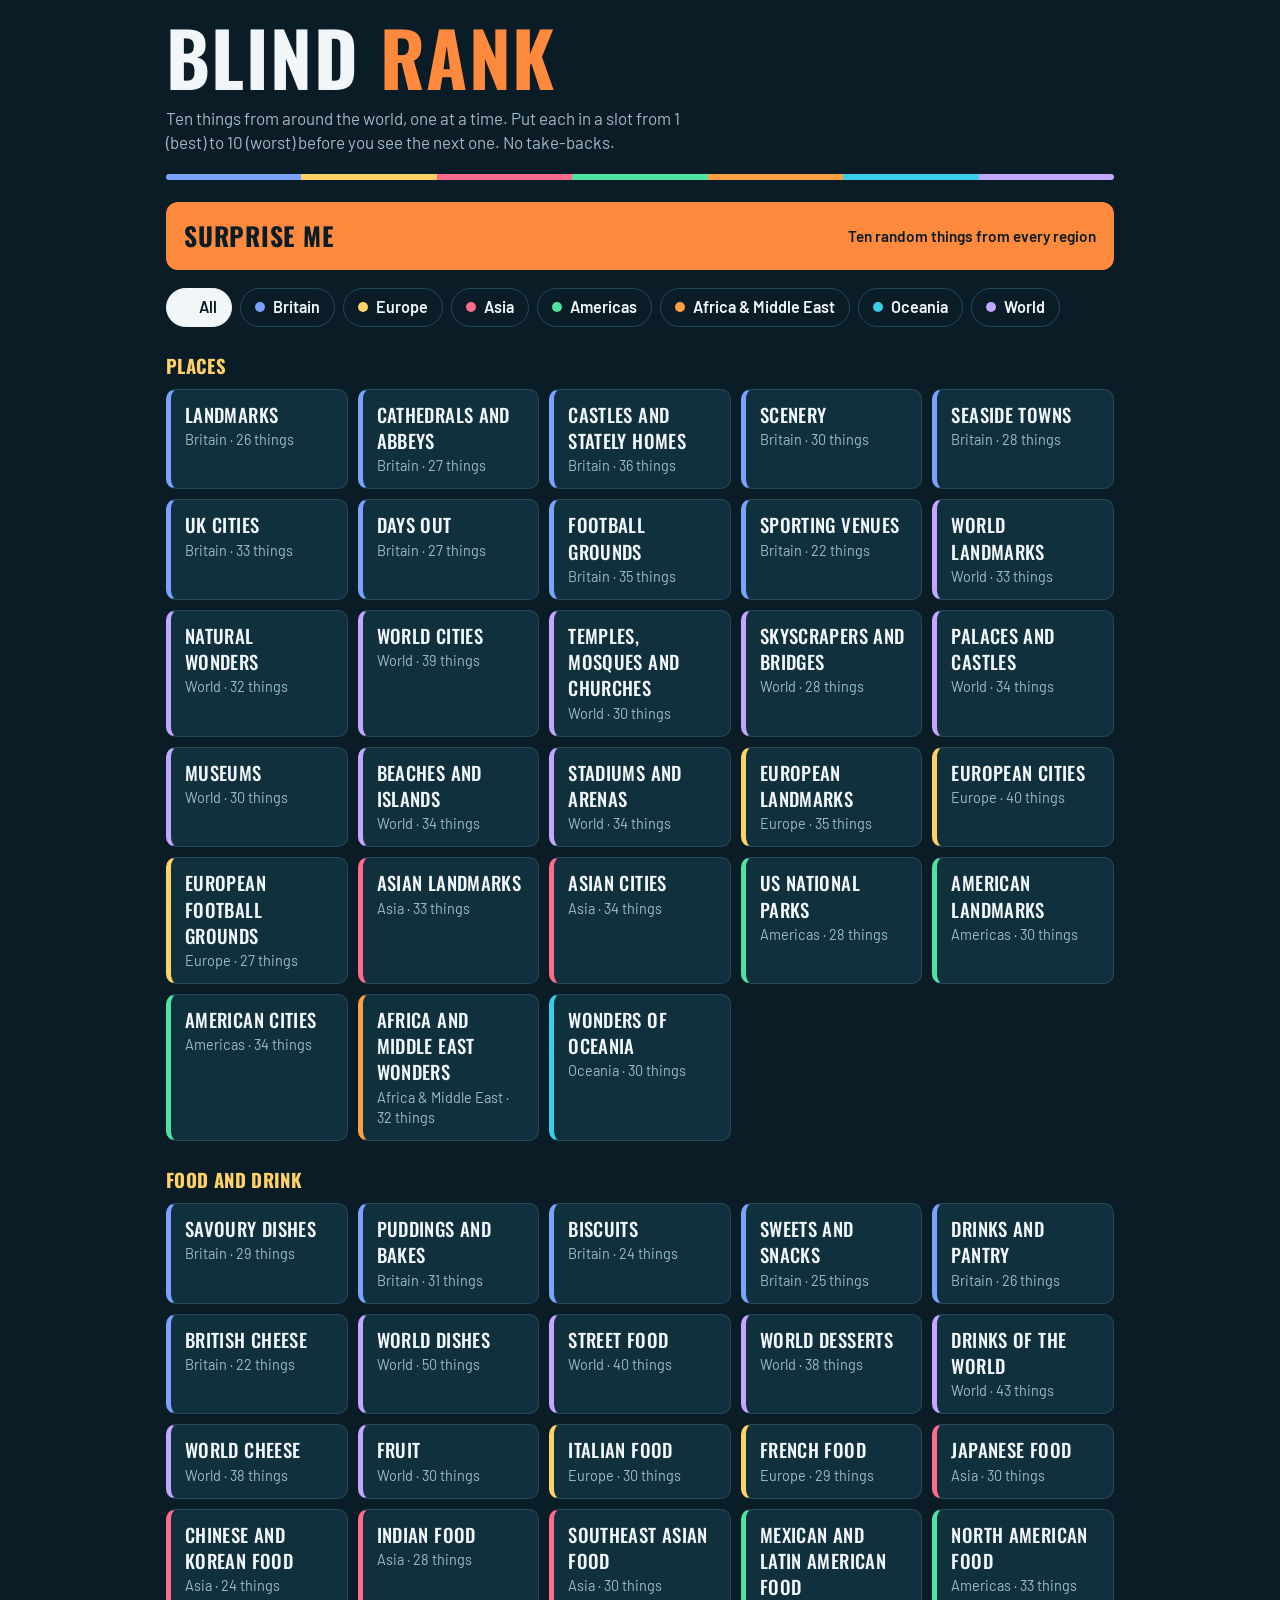
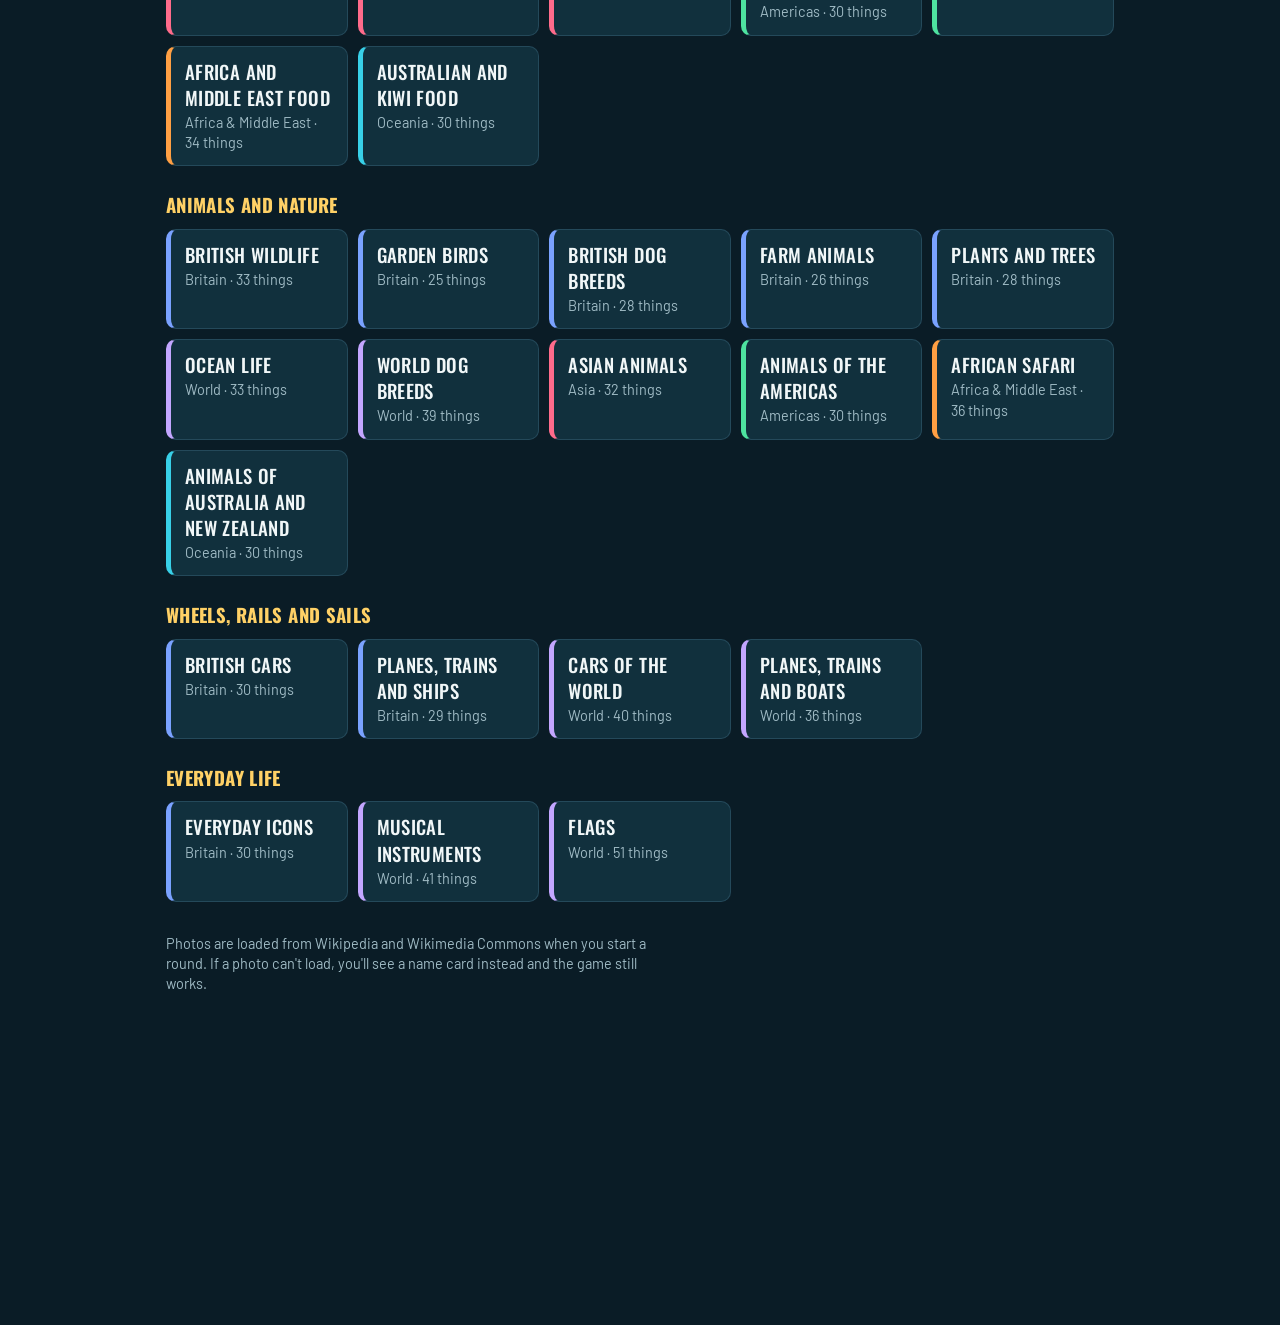
<file: blind-ranking/index.html>
<!DOCTYPE html>
<html lang="en-GB"><head><meta charset="utf-8"><meta http-equiv="refresh" content="0; url=../blind-rank/"><title>Blind Rank</title></head>
<body><p>This game has moved: <a href="../blind-rank/">Blind Rank</a>.</p></body></html>
</file>
<file: styles.css>
body {
  margin: 0;
  font-family: Arial, sans-serif;
  background-color: black;
  color: white;
  text-align: center;
}

h1 {
  margin: 20px;
}

#game-area {
  position: relative;
  margin: 20px auto;
  background-color: gray;
  width: 400px;
  height: 600px;
  border: 2px solid red;
  overflow: hidden;
}

#basket {
  position: absolute;
  bottom: 10px;
  left: 180px;
  width: 50px;
  height: 20px;
  background-color: white;
  border: 2px solid red;
  border-radius: 5px;
}

.object {
  position: absolute;
  top: 0;
  width: 30px;
  height: 30px;
  background-color: yellow;
  border-radius: 50%;
}

#scoreboard {
  margin-top: 10px;
}
</file>
